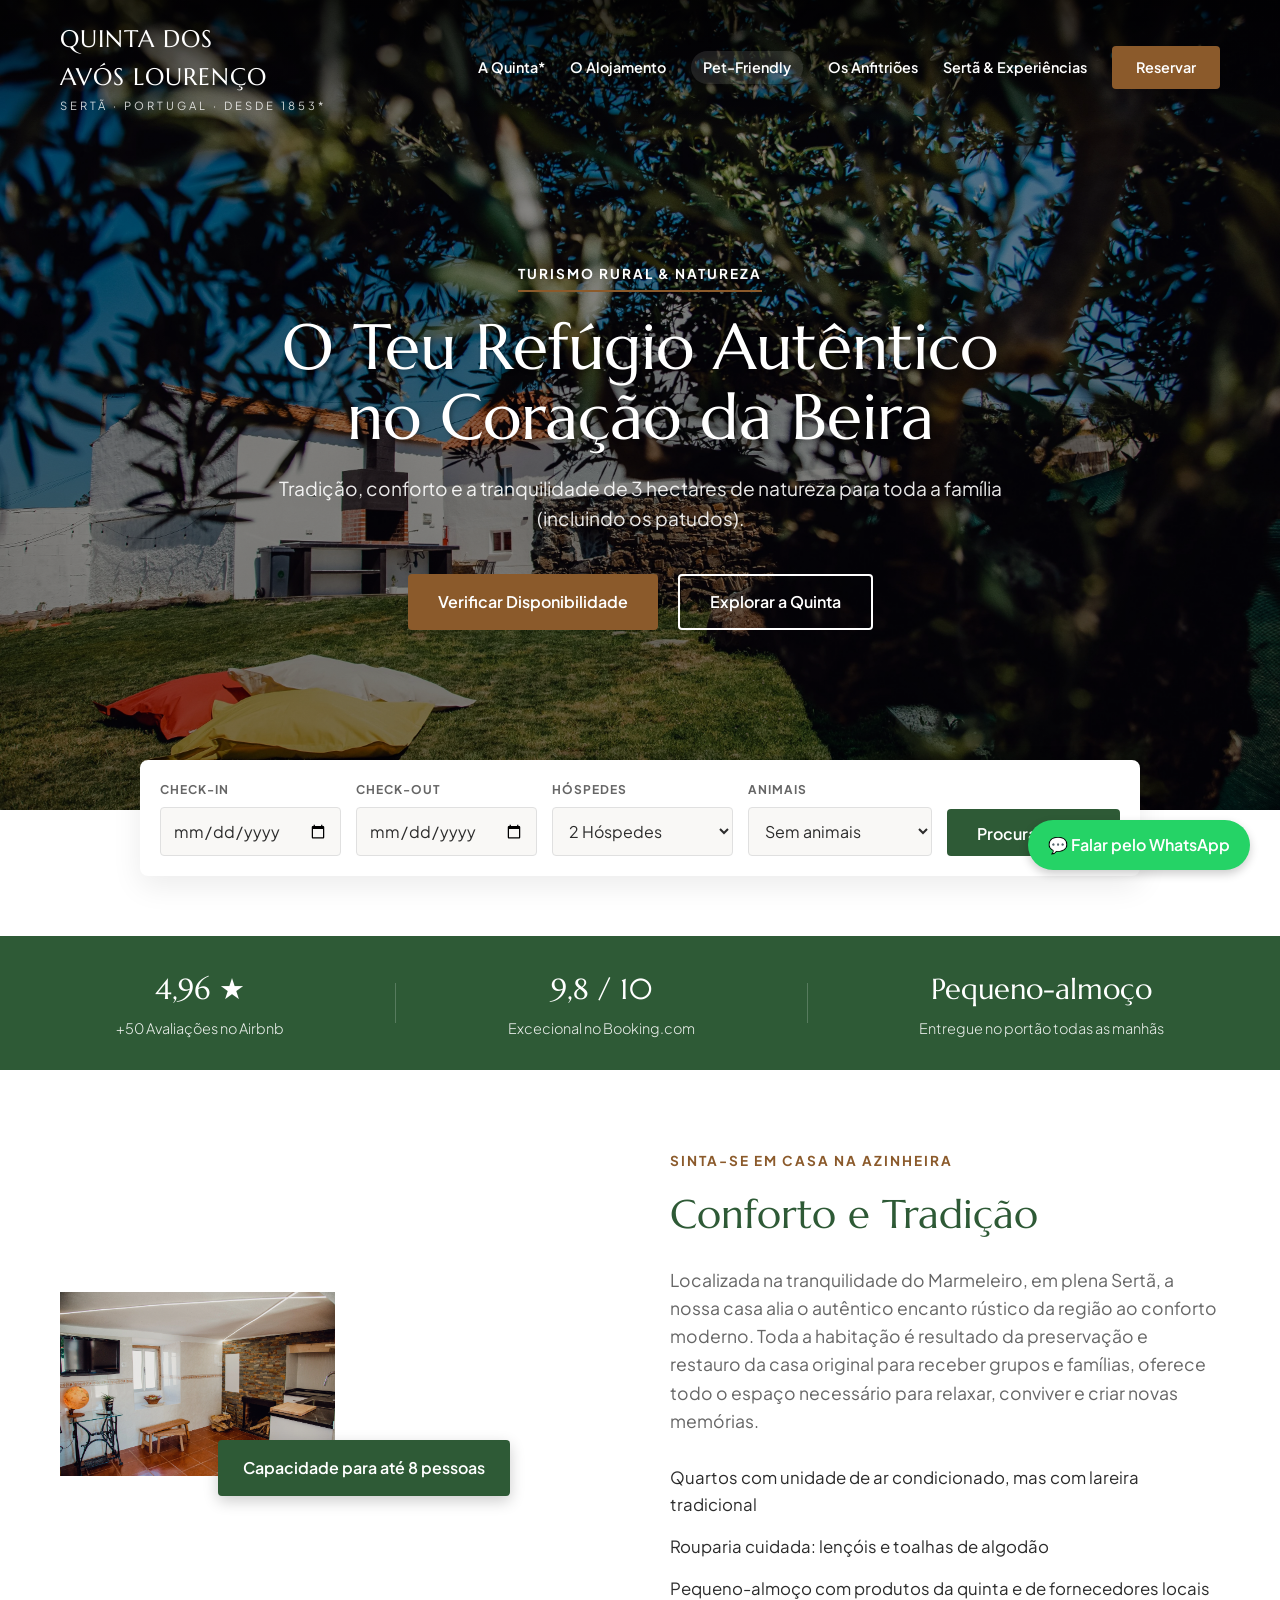
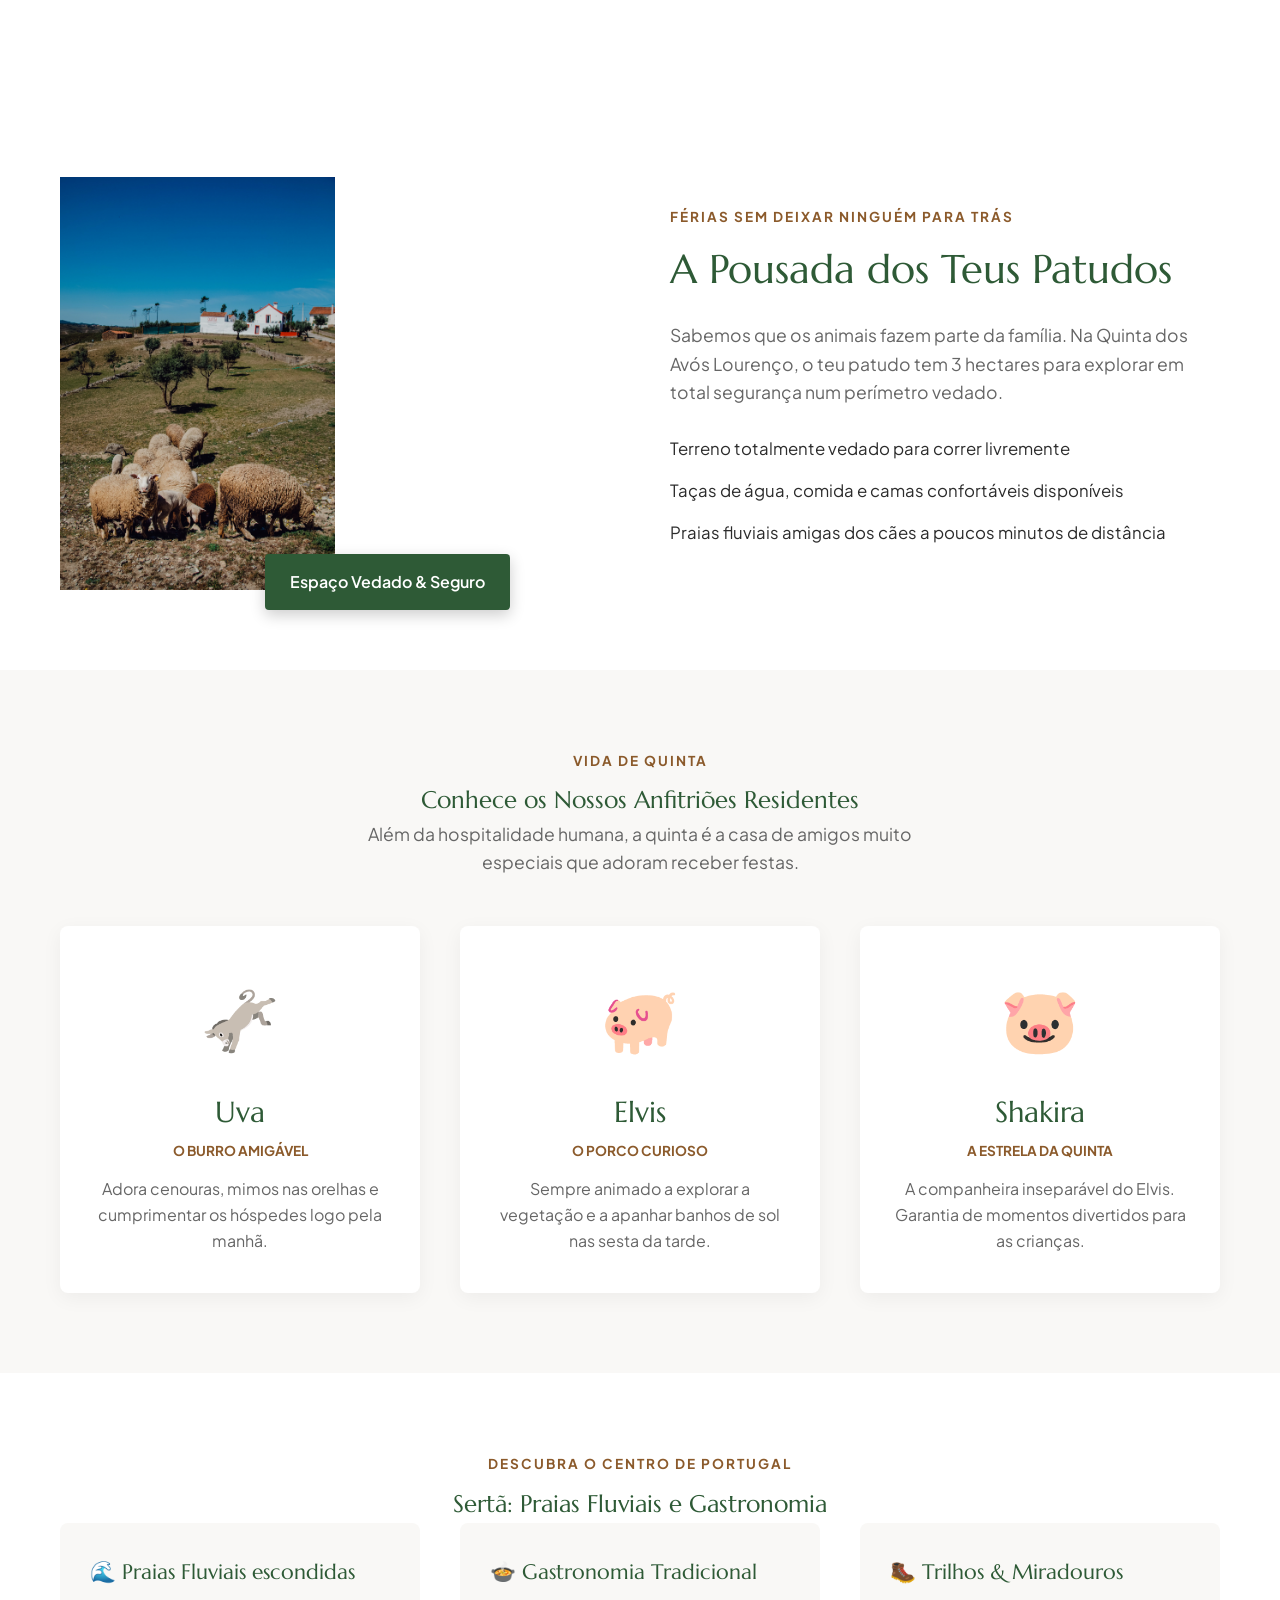
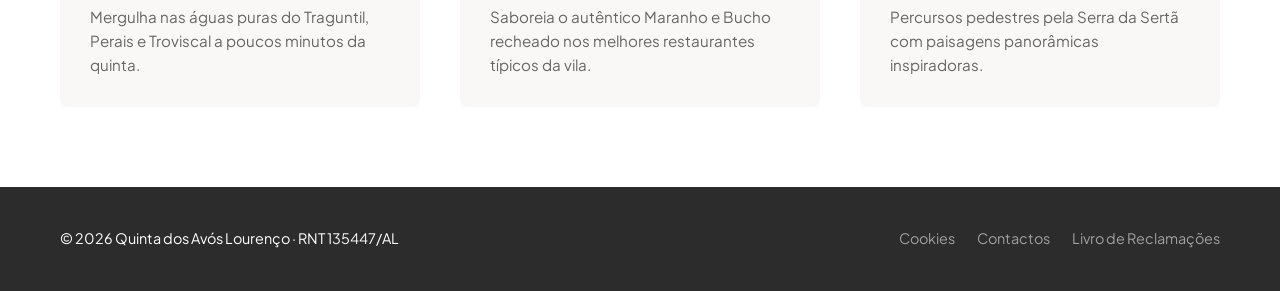
<file: index.html>
<!DOCTYPE html>
<html lang="pt">

<head>
  <meta charset="UTF-8">
  <meta name="viewport" content="width=device-width, initial-scale=1.0">
  <title>Quinta dos Avós Lourenço · Alojamento Rural na Sertã</title>
  <link rel="stylesheet" href="css/style.css">
  <!-- Google Fonts para Tipografia Elegante -->
  <link rel="preconnect" href="https://fonts.googleapis.com">
  <link rel="preconnect" href="https://fonts.gstatic.com" crossorigin>
  <link
    href="https://fonts.googleapis.com/css2?family=Marcellus&family=Plus+Jakarta+Sans:wght@300;400;600;700&display=swap"
    rel="stylesheet">
  <link rel="icon" href="favicon.ico" type="image/x-icon">
</head>

<body>

  <!-- Header / Navegação -->
  <header class="navbar">
    <div class="container nav-container">
      <a href="#" class="brand-logo">
        <span class="brand-title">QUINTA DOS <br> AVÓS LOURENÇO</span>
        <span class="brand-sub">SERTÃ · PORTUGAL · DESDE 1853*</span>
      </a>
      <nav class="nav-menu">
        <a href="Quinta/Quinta.html">A Quinta*</a>
        <a href="#alojamento">O Alojamento</a>
        <a href="#pet-friendly" class="badge-link">Pet-Friendly</a>
        <a href="#animais">Os Anfitriões</a>
        <a href="#experiencias">Sertã & Experiências</a>
        <a href="#reservar" class="btn-primary">Reservar</a>
      </nav>
    </div>
  </header>

  <!-- Hero Section com Vídeo / Imagem de Fundo -->
  <section class="hero"
    style="background-image: linear-gradient(rgba(0,0,0,0.35), rgba(0,0,0,0.45)), url('images/galeria1.webp');">
    <div class="hero-content">
      <span class="hero-tag">Turismo Rural & Natureza</span>
      <h1>O Teu Refúgio Autêntico no Coração da Beira</h1>
      <p>Tradição, conforto e a tranquilidade de 3 hectares de natureza para toda a família (incluindo os patudos).</p>
      <div class="hero-buttons">
        <a href="#booking-bar" class="btn-gold">Verificar Disponibilidade</a>
        <a href="#quinta" class="btn-outline">Explorar a Quinta</a>
      </div>
    </div>
  </section>

  <!-- Sticky Booking Bar (Barra de Reserva Direta) -->
  <div id="booking-bar" class="booking-bar">
    <form class="booking-form" onsubmit="event.preventDefault(); alert('A redirecionar para o motor de reservas...');">
      <div class="form-group">
        <label for="checkin">CHECK-IN</label>
        <input type="date" id="checkin" required>
      </div>
      <div class="form-group">
        <label for="checkout">CHECK-OUT</label>
        <input type="date" id="checkout" required>
      </div>
      <div class="form-group">
        <label for="guests">HÓSPEDES</label>
        <select id="guests">
          <option value="2">2 Hóspedes</option>
          <option value="3">3 Hóspedes</option>
          <option value="4">4 Hóspedes</option>
          <option value="5+">5+ Hóspedes</option>
        </select>
      </div>
      <div class="form-group">
        <label for="pets">ANIMAIS</label>
        <select id="pets">
          <option value="0">Sem animais</option>
          <option value="1">1 patudo</option>
          <option value="2+">2 ou mais patudos</option>
        </select>
      </div>
      <button type="submit" class="btn-search">Procurar Datas</button>
    </form>
  </div>

  <!-- Prova Social & Avaliações -->
  <section class="ratings-strip">
    <div class="container ratings-container">
      <div class="rating-item">
        <span class="rating-score">4,96 ★</span>
        <span class="rating-label">+50 Avaliações no Airbnb</span>
      </div>
      <div class="rating-divider"></div>
      <div class="rating-item">
        <span class="rating-score">9,8 / 10</span>
        <span class="rating-label">Excecional no Booking.com</span>
      </div>
      <div class="rating-divider"></div>
      <div class="rating-item">
        <span class="rating-score">Pequeno-almoço</span>
        <span class="rating-label">Entregue no portão todas as manhãs</span>
      </div>
    </div>
  </section>

  <!-- Secção Tradição e conforto -->
  <section id="conforto-tradicao" class="section-padding pet-section">
    <div class="container grid-2">
      <div class="pet-image">
        <img src="images/galeria13.webp" alt="Interior tradicional e confortável da Quinta dos Avós Lourenço">
        <span class="pet-badge">Capacidade para até 8 pessoas</span>
      </div>
      <div class="pet-text">
        <span class="sub-title">SINTA-SE EM CASA NA AZINHEIRA</span>
        <h2>Conforto e Tradição</h2>
        <p>Localizada na tranquilidade do Marmeleiro, em plena Sertã, a nossa casa alia o
          autêntico encanto rústico da região ao conforto moderno.
          Toda a habitação é resultado da preservação e restauro da casa original
          para receber grupos e famílias, oferece todo o espaço
          necessário para relaxar, conviver e criar novas memórias.
        </p>
        <ul class="pet-features">
          <li>Quartos com unidade de ar condicionado, mas com lareira tradicional</li>
          <li>Rouparia cuidada: lençóis e toalhas de algodão </li>
          <li>Pequeno-almoço com produtos da quinta e de fornecedores locais</li>
        </ul>
      </div>
    </div>
  </section>

  <!-- Secção A Pousada dos Patudos -->
  <section id="pet-friendly" class="section-padding pet-section">
    <div class="container grid-2">
      <div class="pet-image">
        <img src="images/galeria2.webp" alt="Espaço exterior Pet-Friendly na Quinta dos Avós Lourenço">
        <span class="pet-badge">Espaço Vedado & Seguro</span>
      </div>
      <div class="pet-text">
        <span class="sub-title">FÉRIAS SEM DEIXAR NINGUÉM PARA TRÁS</span>
        <h2>A Pousada dos Teus Patudos</h2>
        <p>Sabemos que os animais fazem parte da família. Na Quinta dos Avós Lourenço, o teu patudo tem 3 hectares
          para explorar em total segurança num perímetro vedado.</p>
        <ul class="pet-features">
          <li>Terreno totalmente vedado para correr livremente</li>
          <li>Taças de água, comida e camas confortáveis disponíveis</li>
          <li>Praias fluviais amigas dos cães a poucos minutos de distância</li>
        </ul>
      </div>
    </div>
  </section>

  <!-- Secção Storytelling: Anfitriões de 4 Patas -->
  <section id="animais" class="section-padding bg-light">
    <div class="container text-center">
      <span class="sub-title">VIDA DE QUINTA</span>
      <h2>Conhece os Nossos Anfitriões Residentes</h2>
      <p class="section-desc">Além da hospitalidade humana, a quinta é a casa de amigos muito especiais que adoram
        receber festas.</p>

      <div class="grid-3 card-grid">
        <div class="animal-card">
          <div class="animal-avatar">🫏</div>
          <h3>Uva</h3>
          <p class="animal-role">O Burro Amigável</p>
          <p>Adora cenouras, mimos nas orelhas e cumprimentar os hóspedes logo pela manhã.</p>
        </div>
        <div class="animal-card">
          <div class="animal-avatar">🐖</div>
          <h3>Elvis</h3>
          <p class="animal-role">O Porco Curioso</p>
          <p>Sempre animado a explorar a vegetação e a apanhar banhos de sol nas sesta da tarde.</p>
        </div>
        <div class="animal-card">
          <div class="animal-avatar">🐷</div>
          <h3>Shakira</h3>
          <p class="animal-role">A Estrela da Quinta</p>
          <p>A companheira inseparável do Elvis. Garantia de momentos divertidos para as crianças.</p>
        </div>
      </div>
    </div>
  </section>

  <!-- Guia Local da Sertã -->
  <section id="experiencias" class="section-padding">
    <div class="container">
      <div class="section-header text-center">
        <span class="sub-title">DESCUBRA O CENTRO DE PORTUGAL</span>
        <h2>Sertã: Praias Fluviais e Gastronomia</h2>
      </div>
      <div class="grid-3 guide-grid">
        <div class="guide-card">
          <h3>🌊 Praias Fluviais escondidas</h3>
          <p>Mergulha nas águas puras do Traguntil, Perais e Troviscal a poucos minutos da quinta.</p>
        </div>
        <div class="guide-card">
          <h3>🍲 Gastronomia Tradicional</h3>
          <p>Saboreia o autêntico Maranho e Bucho recheado nos melhores restaurantes típicos da vila.</p>
        </div>
        <div class="guide-card">
          <h3>🥾 Trilhos & Miradouros</h3>
          <p>Percursos pedestres pela Serra da Sertã com paisagens panorâmicas inspiradoras.</p>
        </div>
      </div>
    </div>
  </section>

  <!-- Widget Flutuante WhatsApp -->
  <!-- TODO: substituir 351000000000 pelo número de telefone real -->
  <a href="https://wa.me/351000000000" class="whatsapp-btn" target="_blank" rel="noopener">
    💬 Falar pelo WhatsApp
  </a>

  <!-- Footer -->
  <footer class="footer">
    <div class="container footer-container">
      <p>© 2026 Quinta dos Avós Lourenço · RNT 135447/AL</p>
      <div class="footer-links">
        <a href="cookies/index.html">Cookies</a>
        <a href="contactos/index.html">Contactos</a>
        <a href="https://www.livroreclamacoes.pt" target="_blank">Livro de Reclamações</a>
      </div>
    </div>
  </footer>

</body>

</html>
</file>
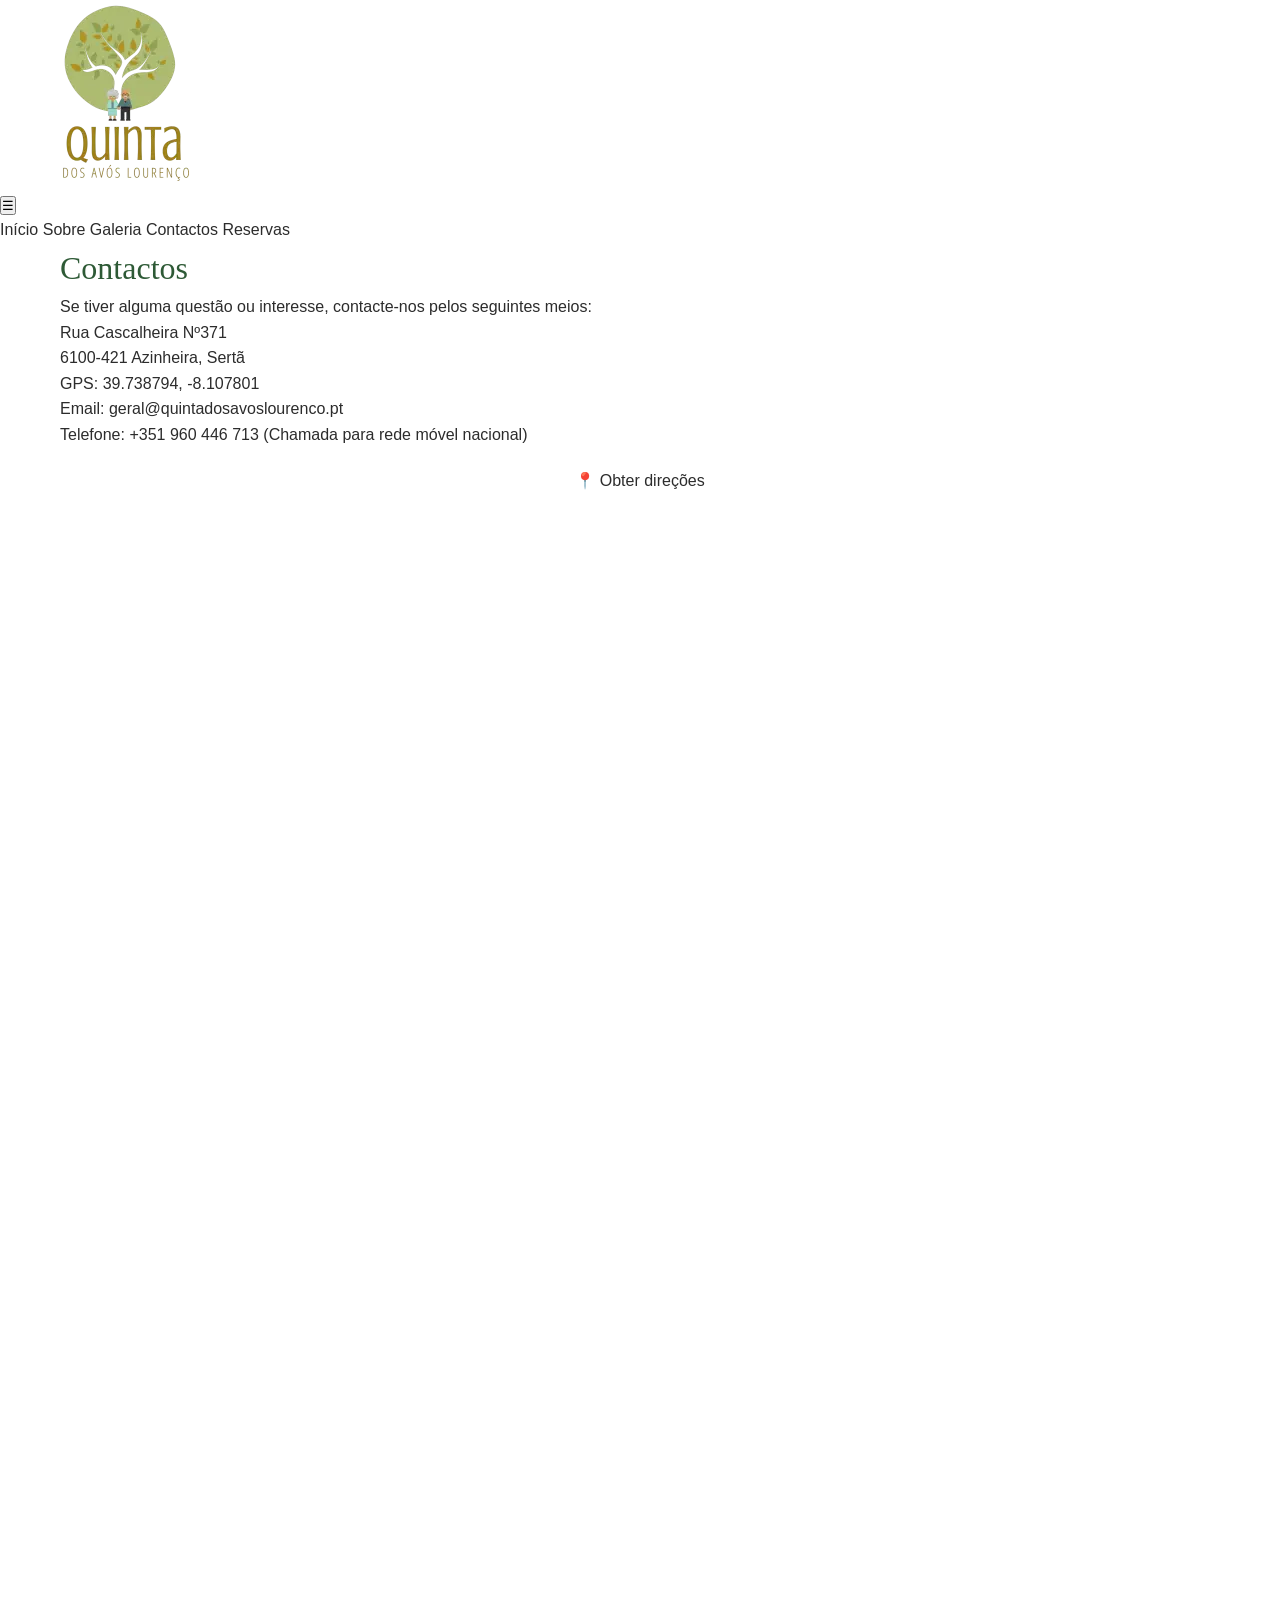
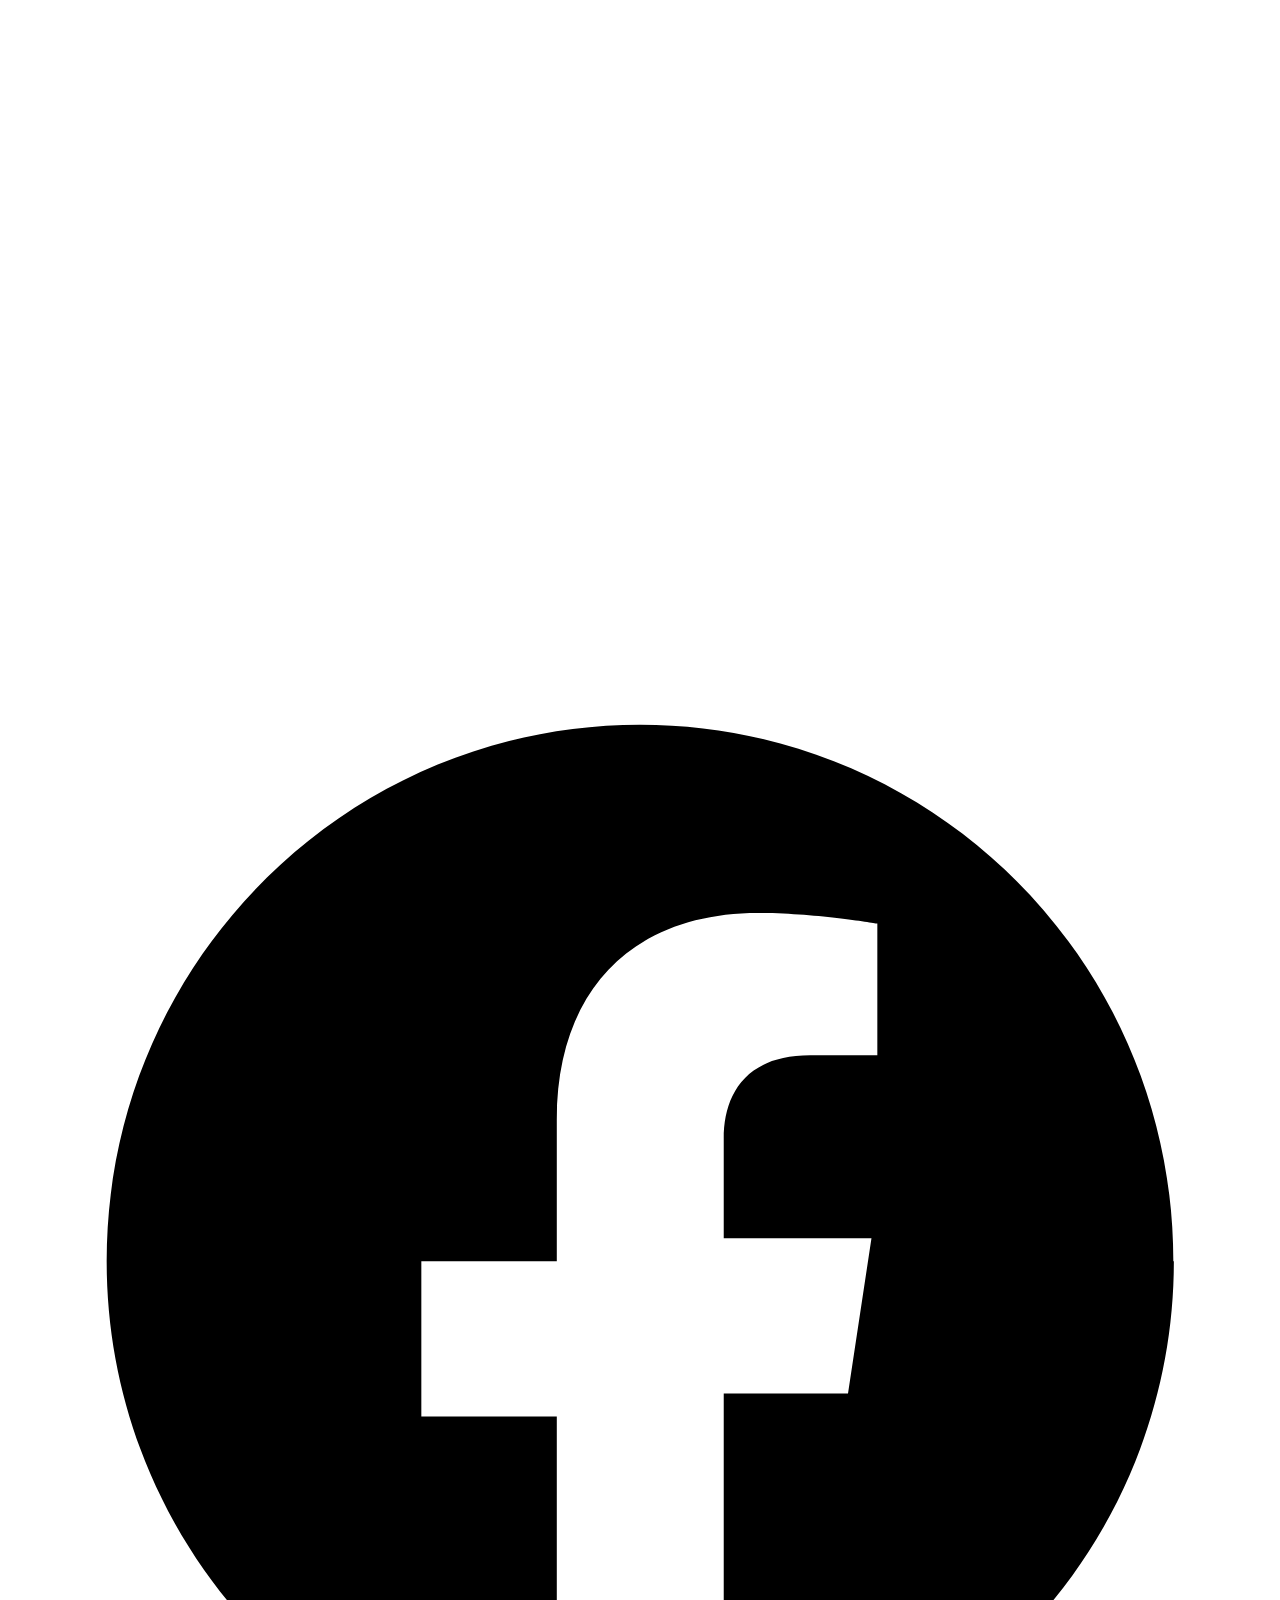
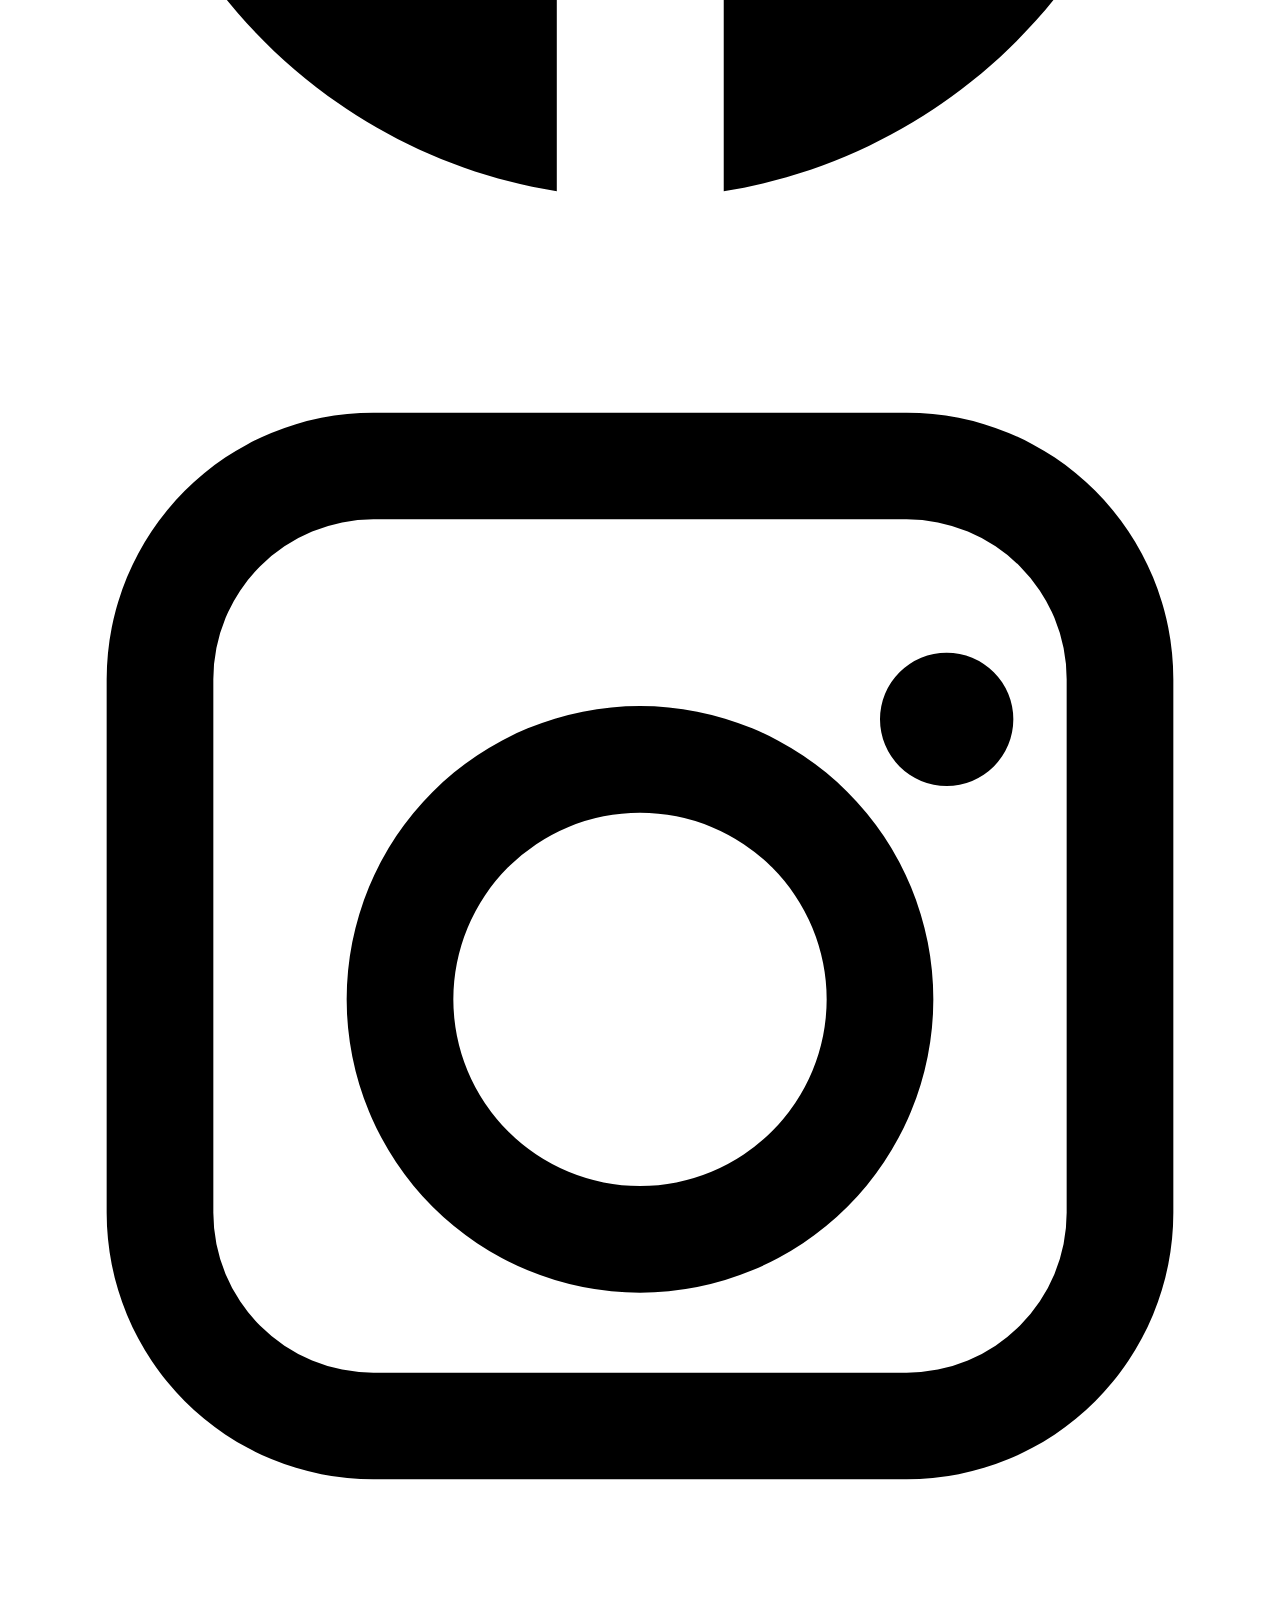
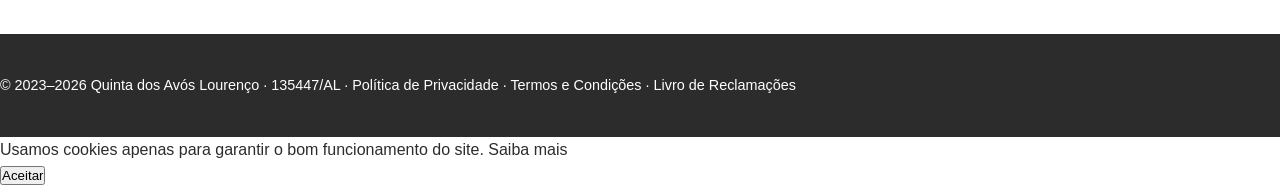
<file: contactos/index.html>
<!doctype html>
<html lang="pt">
<head>
  <meta charset="utf-8">
  <meta name="viewport" content="width=device-width, initial-scale=1">
  <title>Contactos · Quinta dos Avós Lourenço</title>
  <meta name="description" content="Contacte a Quinta dos Avós Lourenço para informações e reservas.">

   <!-- Google tag (gtag.js) -->
<script async src="https://www.googletagmanager.com/gtag/js?id=G-JS7FTWGPQX"></script>
<script>
  window.dataLayer = window.dataLayer || [];
  function gtag(){dataLayer.push(arguments);}
  gtag('js', new Date());

  gtag('config', 'G-JS7FTWGPQX');
</script>
  
 <!-- ✅ Ícone da aba do navegador -->
  <!-- Favicons -->
<link rel="icon" href="../favicon.ico" type="image/x-icon">
<link rel="icon" type="image/png" sizes="32x32" href="../favicon-32x32.png">
<link rel="icon" type="image/png" sizes="16x16" href="../favicon-16x16.png">
<link rel="apple-touch-icon" sizes="180x180" href="../apple-touch-icon.png">
  
  <!-- ✅ Políticas de segurança -->
  <meta http-equiv="Content-Security-Policy" content="
    default-src 'self';
    script-src 'self';
    style-src  'self' 'unsafe-inline';
    img-src    'self' data:;
    font-src   'self' data:;
    connect-src 'self';
    base-uri   'self';
    form-action 'self';
    frame-src  'self' https://www.google.com https://maps.google.com;
    upgrade-insecure-requests;
  ">
  <meta name="referrer" content="strict-origin-when-cross-origin">

  <!-- ✅ Caminho absoluto -->
  <link rel="stylesheet" href="../css/style.css">
</head>

<body>
  <!-- Cabeçalho -->
  <header class="topbar">
    <div class="brand">
      <a href="../index.html"><img src="../images/logo.webp" alt="Quinta dos Avós Lourenço" class="logo"></a>
    </div>
    <button class="menu-toggle" aria-expanded="false" aria-label="Abrir menu">☰</button>
    <nav class="menu" aria-label="Navegação principal">
      <a href="../index.html">Início</a>
      <a href="../sobre/index.html">Sobre</a>
      <a href="../galeria/index.html">Galeria</a>
      <a href="index.html" class="active">Contactos</a>
      <a href="../reservas/index.html">Reservas</a>
    </nav>
  </header>

  <!-- Conteúdo -->
  <main class="section contactos">
    <div class="container">
      <h1>Contactos</h1>
      <p>Se tiver alguma questão ou interesse, contacte-nos pelos seguintes meios:</p>

      <p>
        Rua Cascalheira Nº371<br>
        6100-421 Azinheira, Sertã<br>
        GPS:
        <a href="https://maps.app.goo.gl/9ZXXdmu7sS2fHf8T7" target="_blank" rel="noopener noreferrer">
          39.738794, -8.107801
        </a><br>
        Email:
        <a href="mailto:geral@quintadosavoslourenco.pt">geral@quintadosavoslourenco.pt</a><br>
        Telefone:
        <a href="tel:+351960446713">+351 960 446 713</a>
        <span class="note">(Chamada para rede móvel nacional)</span>
      </p>

      <p style="margin-top:20px; display:flex; flex-wrap:wrap; gap:10px; justify-content:center;">
        <a class="btn primary"
           href="https://www.google.com/maps/dir/?api=1&destination=39.7387811,-8.107531&travelmode=driving"
           target="_blank" rel="noopener noreferrer">📍 Obter direções</a>
      </p>

      <div style="margin-top:30px; max-width:900px; margin-inline:auto;">
        <iframe
          title="Mapa — Quinta dos Avós Lourenço"
          src="https://www.google.com/maps/embed?pb=!1m18!1m12!1m3!1d29912.05533819686!2d-8.107531!3d39.7387811!2m3!1f0!2f0!3f0!3m2!1i1024!2i768!4f13.1!3m3!1m2!1s0xd1869278e539d21%3A0xac183f67c1c902d0!2sQuinta%20Dos%20Av%C3%B3s%20Louren%C3%A7o!5e0!3m2!1spt-PT!2spt!4v1696862400000!5m2!1spt-PT!2spt"
          loading="lazy" allowfullscreen referrerpolicy="no-referrer-when-downgrade"
          style="border:0; border-radius:10px; width:100%; height:400px;"></iframe>
      </div>
    </div>
  </main>

  <!-- WhatsApp flutuante -->
  <a href="https://wa.me/351960446713?text=Ol%C3%A1!%20Gostaria%20de%20saber%20mais%20sobre%20a%20Quinta%20dos%20Av%C3%B3s%20Louren%C3%A7o."
     class="whatsapp-float" target="_blank" rel="noopener noreferrer"
     aria-label="Enviar mensagem no WhatsApp" title="Enviar mensagem no WhatsApp">
    <img src="../images/whatsapp-icon.svg" alt="WhatsApp">
  </a>

  <!-- Rodapé -->
  <footer class="footer">
    <p>
      © 2023–2026 Quinta dos Avós Lourenço · 135447/AL ·
      <a href="../politica-privacidade/index.html">Política de Privacidade</a> ·
      <a href="../termos-e-condicoes/index.html">Termos e Condições</a> ·
      <a href="https://www.livroreclamacoes.pt/Inicio/" target="_blank" rel="noopener noreferrer">
        Livro de Reclamações
      </a>
    </p>
  </footer>

  <!-- ✅ Banner de cookies -->
  <div id="cookie-consent" class="cookie-banner" role="dialog" aria-live="polite" hidden>
    <div class="cookie-inner">
      <p class="cookie-text">
        Usamos cookies apenas para garantir o bom funcionamento do site.
        <a href="../cookies/index.html">Saiba mais</a>
      </p>
      <button id="cookie-accept" type="button" class="btn-accept">Aceitar</button>
    </div>
  </div>

  <!-- Scripts -->
  <script defer src="../js/cookies.js"></script>
  <script defer src="../js/app.js"></script>
</body>
</html>
</file>
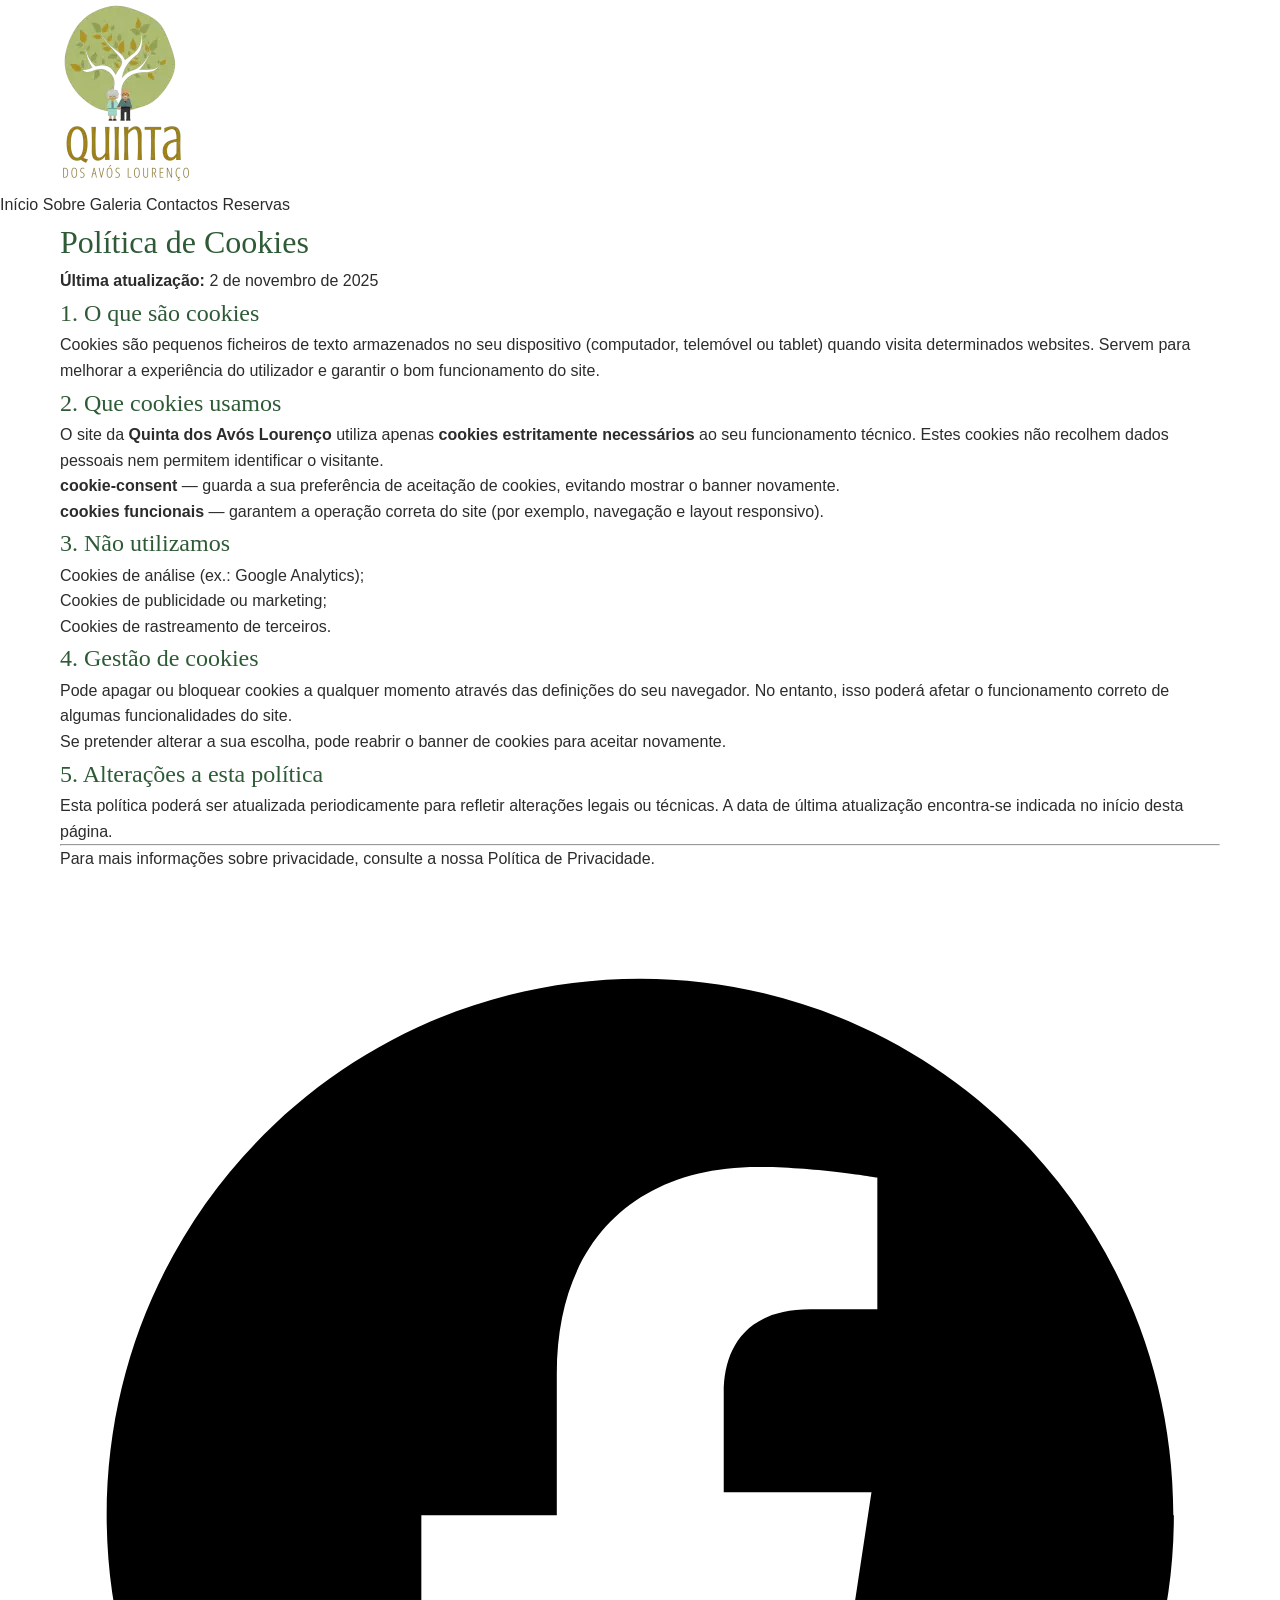
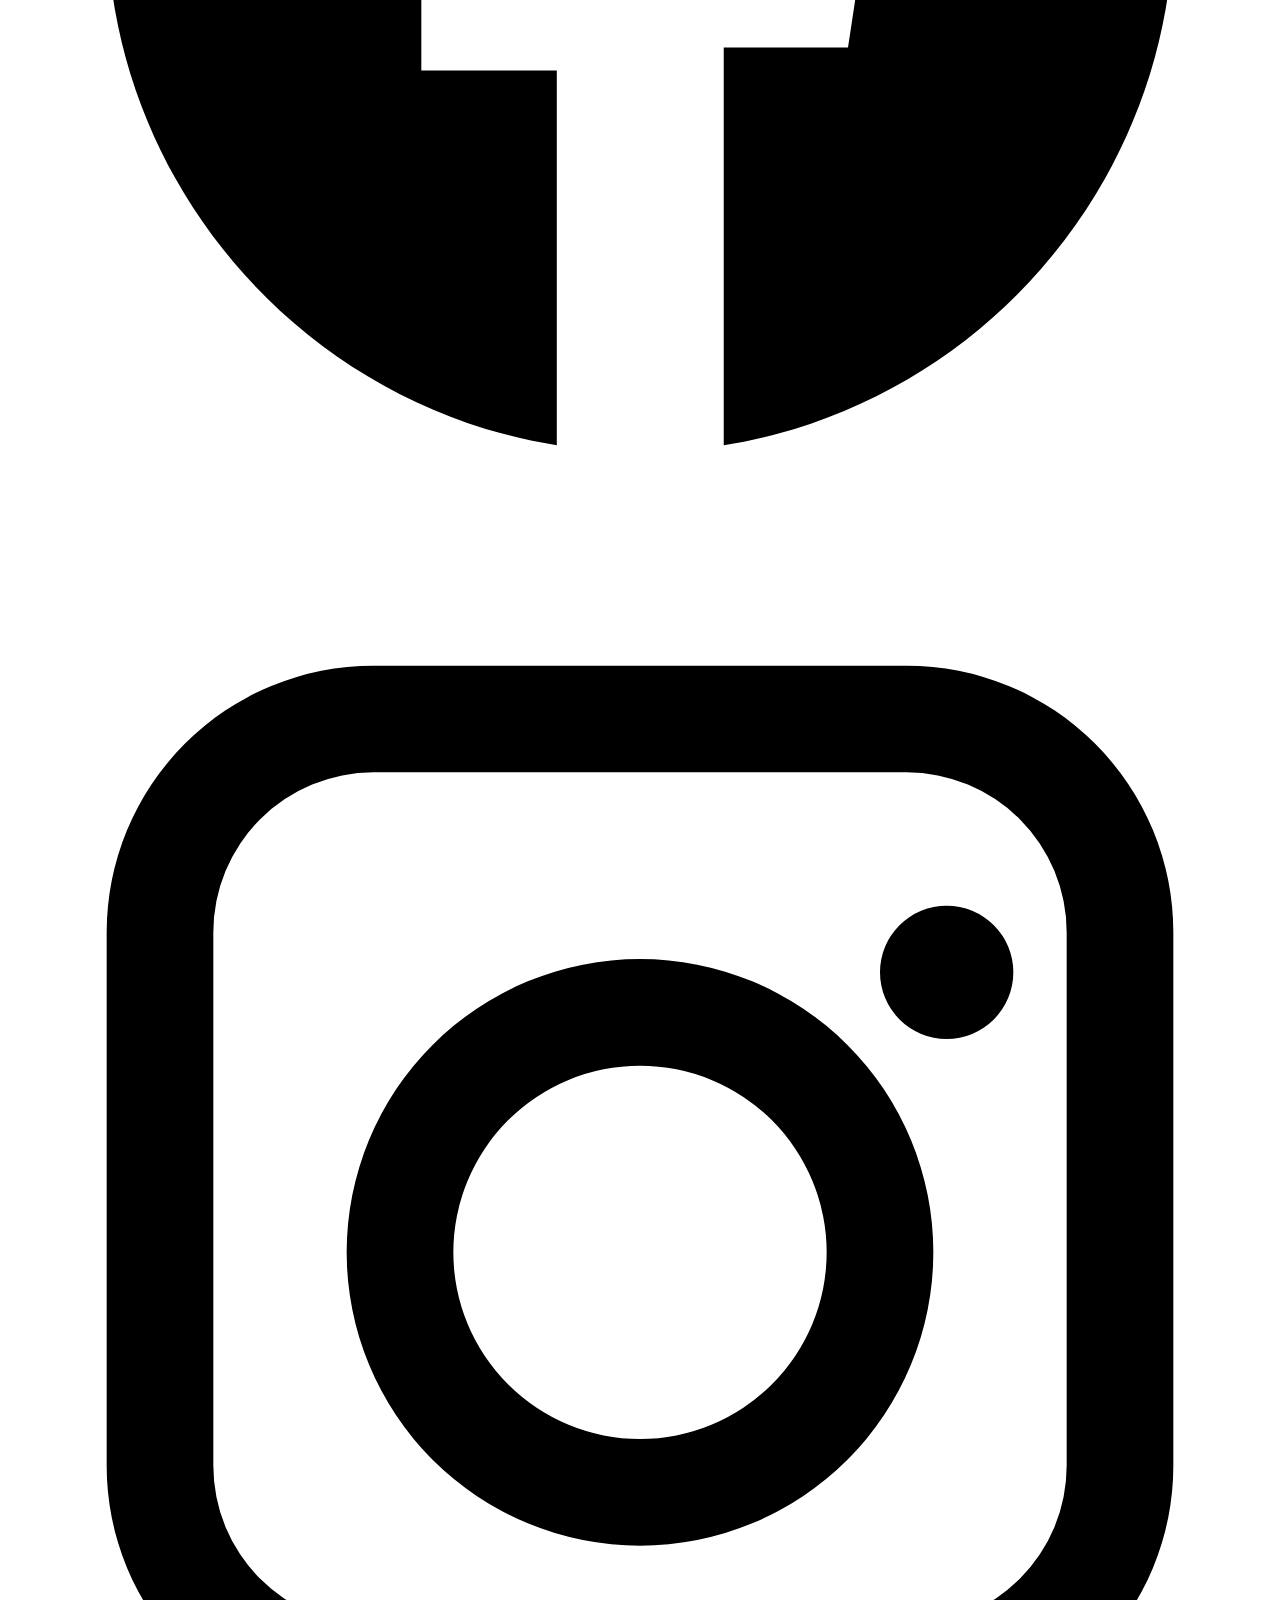
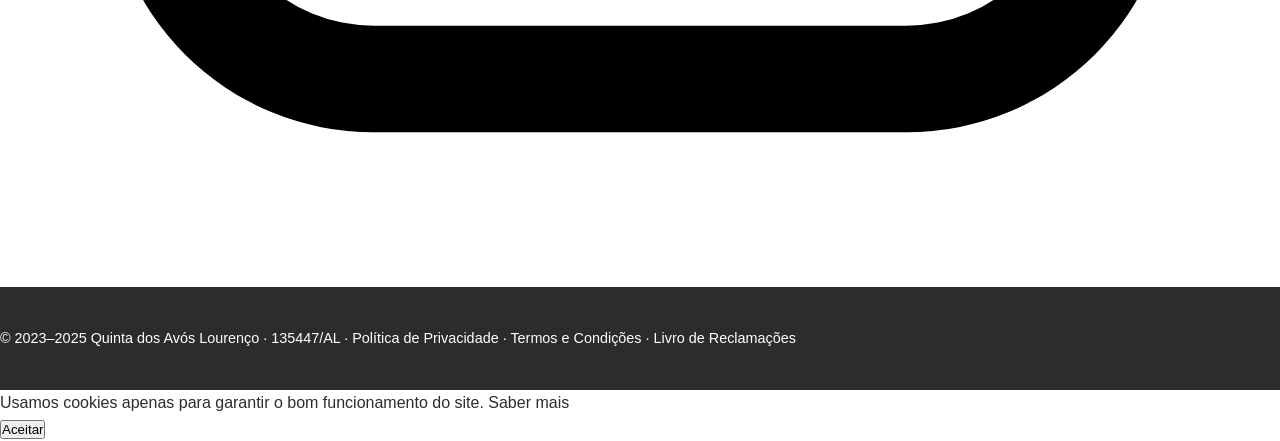
<file: cookies/index.html>
<!doctype html>
<html lang="pt">
<head>
  <meta charset="utf-8">
  <meta name="viewport" content="width=device-width, initial-scale=1">
  <title>Política de Cookies · Quinta dos Avós Lourenço</title>
  <meta name="description" content="Política de Cookies da Quinta dos Avós Lourenço. Saiba como usamos cookies para garantir o bom funcionamento do site.">

    <!-- 👇 Não indexar no motor de busca -->
  <meta name="robots" content="noindex, nofollow">
  
  <!-- ✅ CSP alinhada com o site -->
  <meta http-equiv="Content-Security-Policy"
        content="
          default-src 'self';
          script-src 'self';
          style-src  'self' 'unsafe-inline';
          img-src    'self' data:;
          font-src   'self' data:;
          connect-src 'self';
          base-uri   'self';
          form-action 'self';
          upgrade-insecure-requests;
        ">
  <meta name="referrer" content="strict-origin-when-cross-origin">

  <!-- ✅ Caminho absoluto -->
  <link rel="stylesheet" href="../css/style.css">
</head>
<body>
  <header class="topbar">
    <div class="brand">
      <a href="../index.html">
        <img src="../images/logo.webp" alt="Quinta dos Avós Lourenço" class="logo">
      </a>
    </div>
    <nav class="menu" aria-label="Navegação principal">
      <a href="../index.html">Início</a>
      <a href="../sobre/index.html">Sobre</a>
      <a href="../galeria/index.html">Galeria</a>
      <a href="../contactos/index.html">Contactos</a>
      <a href="../reservas/index.html">Reservas</a>
    </nav>
  </header>

  <main class="container section">
    <h1>Política de Cookies</h1>
    <p><strong>Última atualização:</strong> 2 de novembro de 2025</p>

    <h2>1. O que são cookies</h2>
    <p>
      Cookies são pequenos ficheiros de texto armazenados no seu dispositivo (computador, telemóvel ou tablet)
      quando visita determinados websites. Servem para melhorar a experiência do utilizador e garantir o bom funcionamento do site.
    </p>

    <h2>2. Que cookies usamos</h2>
    <p>
      O site da <strong>Quinta dos Avós Lourenço</strong> utiliza apenas <strong>cookies estritamente necessários</strong>
      ao seu funcionamento técnico. Estes cookies não recolhem dados pessoais nem permitem identificar o visitante.
    </p>

    <ul>
      <li><strong>cookie-consent</strong> — guarda a sua preferência de aceitação de cookies, evitando mostrar o banner novamente.</li>
      <li><strong>cookies funcionais</strong> — garantem a operação correta do site (por exemplo, navegação e layout responsivo).</li>
    </ul>

    <h2>3. Não utilizamos</h2>
    <ul>
      <li>Cookies de análise (ex.: Google Analytics);</li>
      <li>Cookies de publicidade ou marketing;</li>
      <li>Cookies de rastreamento de terceiros.</li>
    </ul>

    <h2>4. Gestão de cookies</h2>
    <p>
      Pode apagar ou bloquear cookies a qualquer momento através das definições do seu navegador.
      No entanto, isso poderá afetar o funcionamento correto de algumas funcionalidades do site.
    </p>

    <p>
      Se pretender alterar a sua escolha, pode <a href="index.html#" onclick="window.qdalConsent.reset(); return false;">reabrir o banner de cookies</a>
      para aceitar novamente.
    </p>

    <h2>5. Alterações a esta política</h2>
    <p>
      Esta política poderá ser atualizada periodicamente para refletir alterações legais ou técnicas.
      A data de última atualização encontra-se indicada no início desta página.
    </p>

    <hr>
    <p>Para mais informações sobre privacidade, consulte a nossa <a href="../politica-privacidade/index.html">Política de Privacidade</a>.</p>
  </main>

  <footer class="footer">
    <p>
      © 2023–2025 Quinta dos Avós Lourenço · 135447/AL ·
      <a href="../politica-privacidade/index.html">Política de Privacidade</a> ·
      <a href="../termos-e-condicoes/index.html">Termos e Condições</a> ·
      <a href="https://www.livroreclamacoes.pt/Inicio/" target="_blank" rel="noopener noreferrer">
        Livro de Reclamações
      </a>
    </p>
  </footer>

  <!-- Banner de cookies -->
 <div id="cookie-consent" class="cookie-banner" role="dialog" aria-live="polite" hidden tabindex="-1" style="outline:none;">
  <div class="cookie-inner">
    <p class="cookie-text">
      Usamos cookies apenas para garantir o bom funcionamento do site.
      <a href="index.html" id="cookie-more">Saber mais</a>
    </p>
    <button id="cookie-accept" type="button" class="btn-accept">Aceitar</button>
  </div>
</div>
<script defer src="../js/cookies.js"></script>
  <script defer src="../js/app.js"></script>
</body>
</html>
</file>
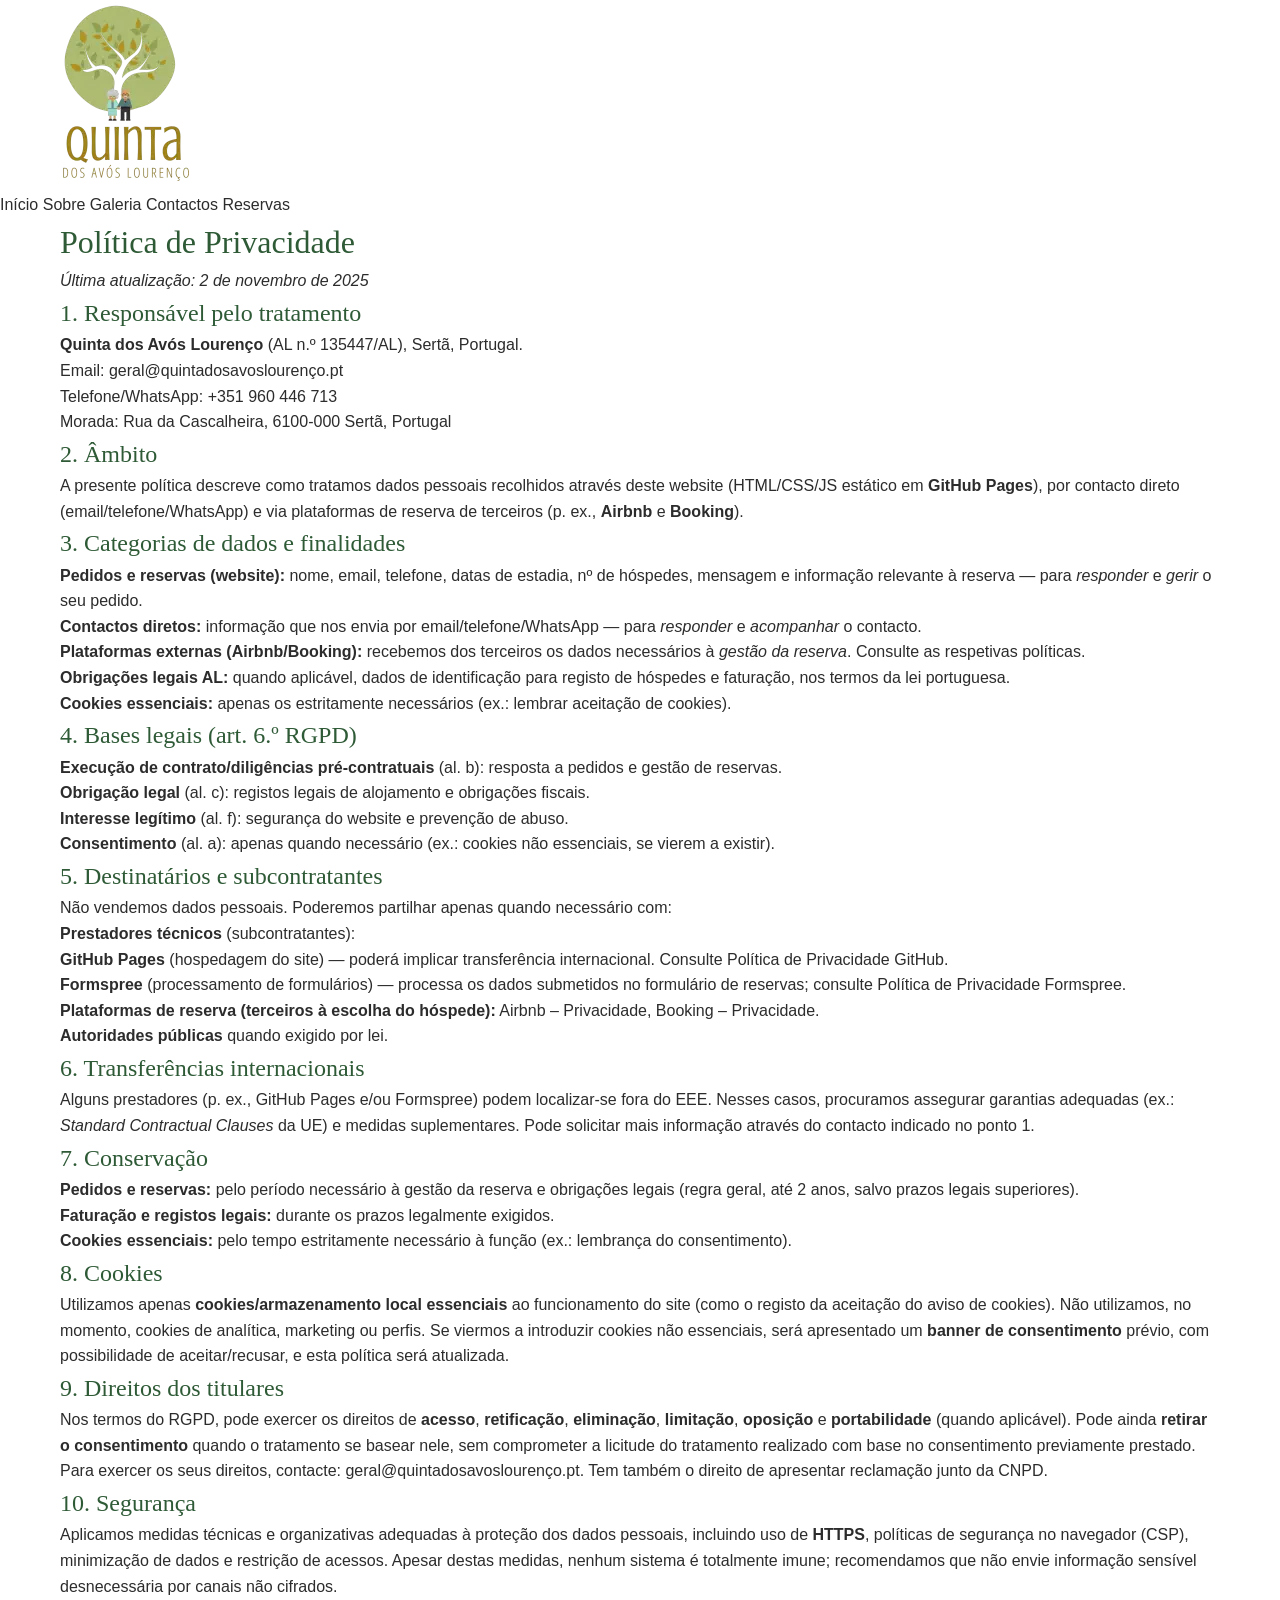
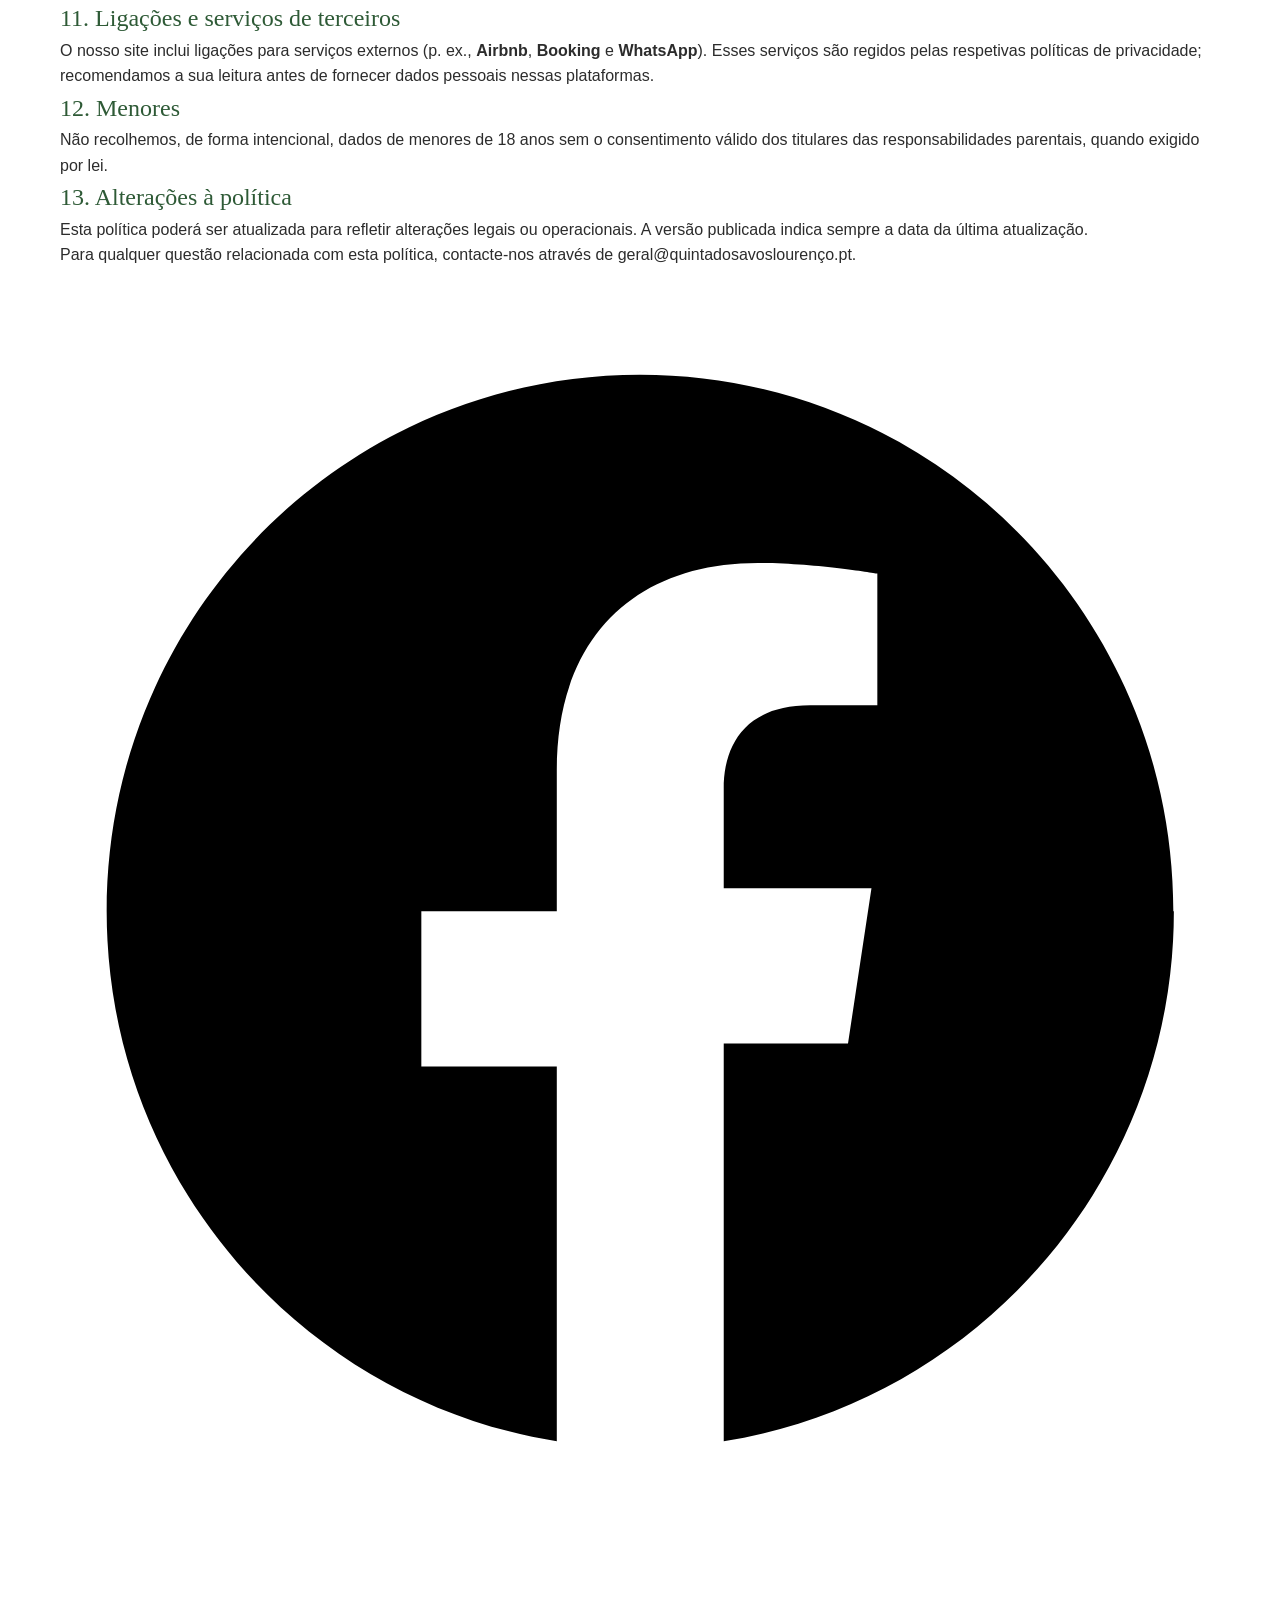
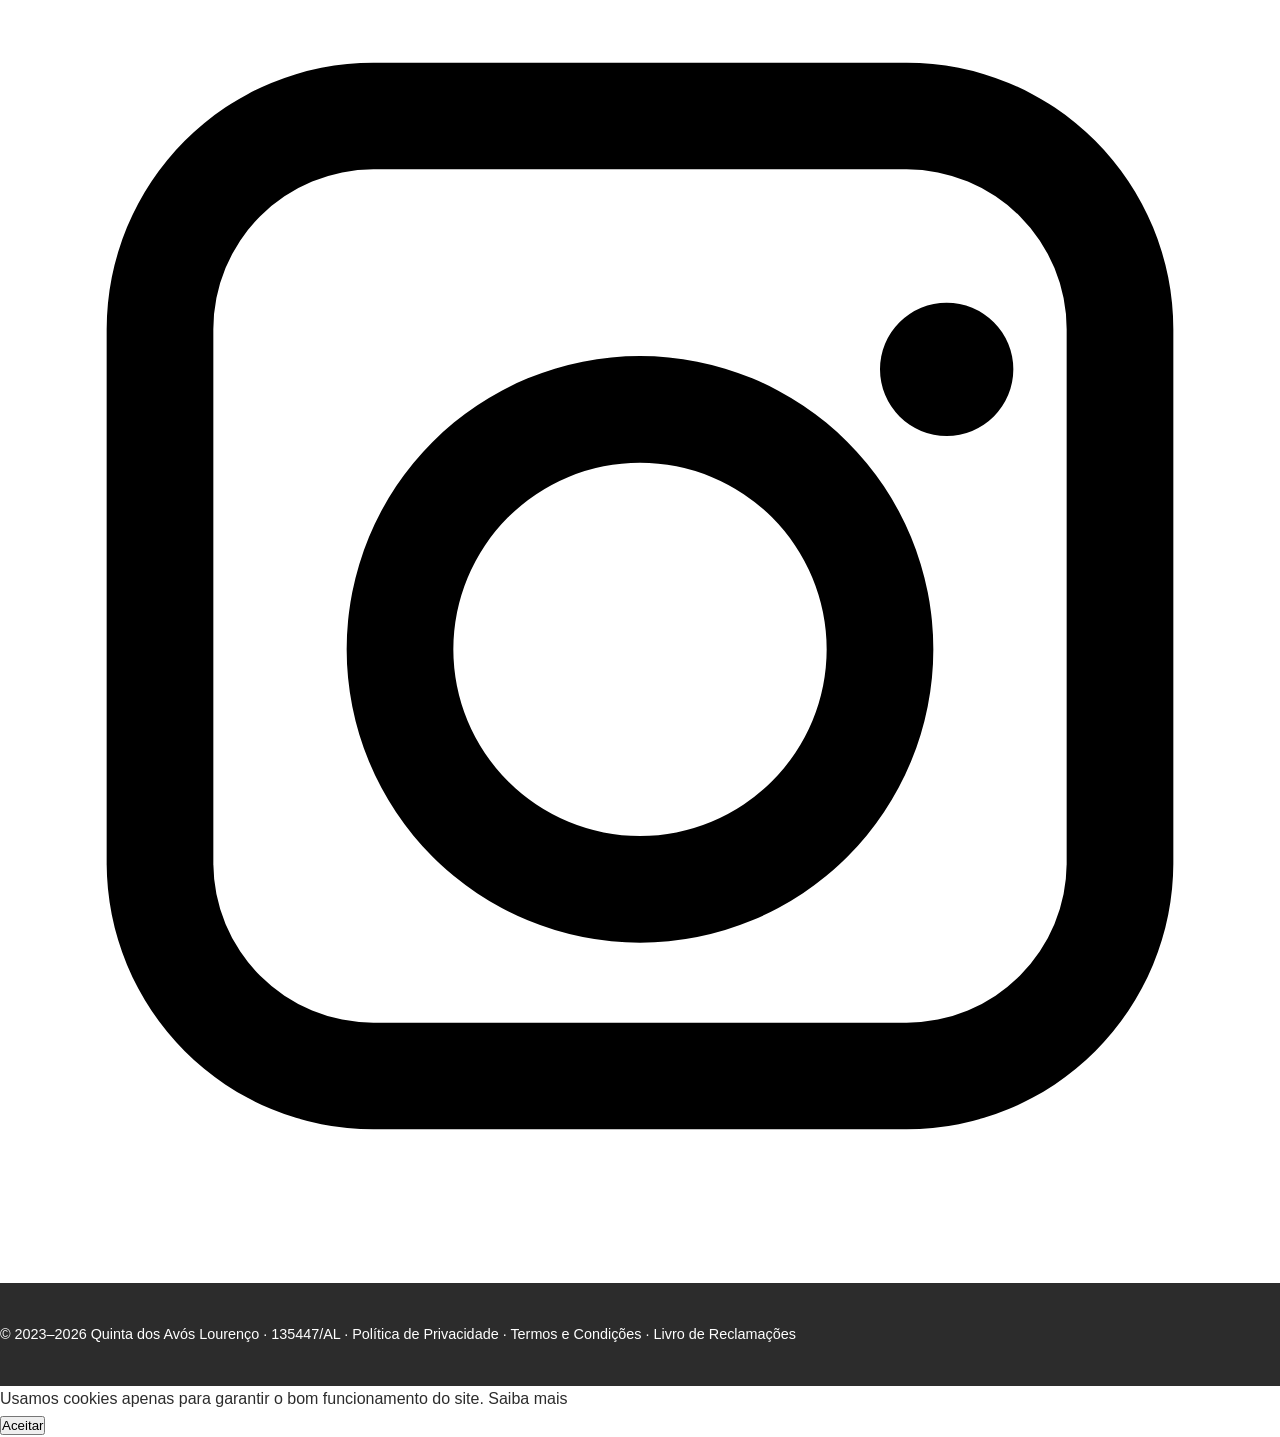
<file: politica-privacidade/index.html>
<!doctype html>
<html lang="pt">
<head>
  <meta charset="utf-8">
  <meta name="viewport" content="width=device-width, initial-scale=1">
  <title>Política de Privacidade · Quinta dos Avós Lourenço</title>
  <meta name="description" content="Política de Privacidade da Quinta dos Avós Lourenço (RGPD). Informação sobre tratamento de dados pessoais, cookies e direitos dos titulares.">

     <!-- 👇 Não indexar no motor de busca -->
  <meta name="robots" content="noindex, nofollow">
  
  <!-- ✅ CSP alinhada com o site -->
  <meta http-equiv="Content-Security-Policy"
        content="
          default-src 'self';
          script-src 'self';
          style-src  'self' 'unsafe-inline';
          img-src    'self' data:;
          font-src   'self' data:;
          connect-src 'self';
          base-uri   'self';
          form-action 'self';
          upgrade-insecure-requests;
        ">
  <meta name="referrer" content="strict-origin-when-cross-origin">

  <!-- ✅ Caminho absoluto para o CSS do site -->
  <link rel="stylesheet" href="../css/style.css">
</head>
<body>
  <!-- Cabeçalho / Navegação -->
  <header class="topbar">
    <div class="brand">
      <a href="../index.html">
        <img src="../images/logo.webp" alt="Quinta dos Avós Lourenço" class="logo">
      </a>
    </div>
    <nav class="menu" aria-label="Navegação principal">
      <a href="../index.html">Início</a>
      <a href="../sobre/index.html">Sobre</a>
      <a href="../galeria/index.html">Galeria</a>
      <a href="../contactos/index.html">Contactos</a>
      <a href="../reservas/index.html">Reservas</a>
    </nav>
  </header>

  <!-- Conteúdo principal -->
  <main class="container section">
    <h1>Política de Privacidade</h1>
    <p><em>Última atualização: 2 de novembro de 2025</em></p>

    <h2>1. Responsável pelo tratamento</h2>
    <p>
      <strong>Quinta dos Avós Lourenço</strong> (AL n.º 135447/AL), Sertã, Portugal.<br>
      Email: <a href="mailto:geral@quintadosavoslourenço.pt">geral@quintadosavoslourenço.pt</a><br>
      Telefone/WhatsApp: <a href="https://wa.me/351960446713" target="_blank" rel="noopener noreferrer">+351 960 446 713</a><br>
      Morada: Rua da Cascalheira, 6100-000 Sertã, Portugal
    </p>

    <h2>2. Âmbito</h2>
    <p>
      A presente política descreve como tratamos dados pessoais recolhidos através deste website
      (HTML/CSS/JS estático em <strong>GitHub Pages</strong>), por contacto direto (email/telefone/WhatsApp)
      e via plataformas de reserva de terceiros (p. ex., <strong>Airbnb</strong> e <strong>Booking</strong>).
    </p>

    <h2>3. Categorias de dados e finalidades</h2>
    <ul>
      <li><strong>Pedidos e reservas (website):</strong> nome, email, telefone, datas de estadia, nº de hóspedes,
        mensagem e informação relevante à reserva — para <em>responder</em> e <em>gerir</em> o seu pedido.</li>
      <li><strong>Contactos diretos:</strong> informação que nos envia por email/telefone/WhatsApp — para
        <em>responder</em> e <em>acompanhar</em> o contacto.</li>
      <li><strong>Plataformas externas (Airbnb/Booking):</strong> recebemos dos terceiros os dados necessários
        à <em>gestão da reserva</em>. Consulte as respetivas políticas.</li>
      <li><strong>Obrigações legais AL:</strong> quando aplicável, dados de identificação para registo de hóspedes e
        faturação, nos termos da lei portuguesa.</li>
      <li><strong>Cookies essenciais:</strong> apenas os estritamente necessários (ex.: lembrar aceitação de cookies).</li>
    </ul>

    <h2>4. Bases legais (art. 6.º RGPD)</h2>
    <ul>
      <li><strong>Execução de contrato/diligências pré-contratuais</strong> (al. b): resposta a pedidos e gestão de reservas.</li>
      <li><strong>Obrigação legal</strong> (al. c): registos legais de alojamento e obrigações fiscais.</li>
      <li><strong>Interesse legítimo</strong> (al. f): segurança do website e prevenção de abuso.</li>
      <li><strong>Consentimento</strong> (al. a): apenas quando necessário (ex.: cookies não essenciais, se vierem a existir).</li>
    </ul>

    <h2>5. Destinatários e subcontratantes</h2>
    <p>Não vendemos dados pessoais. Poderemos partilhar apenas quando necessário com:</p>
    <ul>
      <li><strong>Prestadores técnicos</strong> (subcontratantes):
        <ul>
          <li><strong>GitHub Pages</strong> (hospedagem do site) — poderá implicar transferência internacional. Consulte <a href="https://docs.github.com/pt/site-policy/privacy-policies/github-privacy-statement" target="_blank" rel="noopener noreferrer">Política de Privacidade GitHub</a>.</li>
          <li><strong>Formspree</strong> (processamento de formulários) — processa os dados submetidos no formulário de reservas; consulte <a href="https://formspree.io/legal/privacy-policy" target="_blank" rel="noopener noreferrer">Política de Privacidade Formspree</a>.</li>
        </ul>
      </li>
      <li><strong>Plataformas de reserva (terceiros à escolha do hóspede):</strong>
        <a href="https://www.airbnb.pt/help/article/2855" target="_blank" rel="noopener noreferrer">Airbnb – Privacidade</a>,
        <a href="https://www.booking.com/content/privacy.pt-pt.html" target="_blank" rel="noopener noreferrer">Booking – Privacidade</a>.
      </li>
      <li><strong>Autoridades públicas</strong> quando exigido por lei.</li>
    </ul>

    <h2>6. Transferências internacionais</h2>
    <p>
      Alguns prestadores (p. ex., GitHub Pages e/ou Formspree) podem localizar-se fora do EEE. Nesses casos,
      procuramos assegurar garantias adequadas (ex.: <em>Standard Contractual Clauses</em> da UE) e medidas suplementares.
      Pode solicitar mais informação através do contacto indicado no ponto 1.
    </p>

    <h2>7. Conservação</h2>
    <ul>
      <li><strong>Pedidos e reservas:</strong> pelo período necessário à gestão da reserva e obrigações legais (regra geral, até 2 anos, salvo prazos legais superiores).</li>
      <li><strong>Faturação e registos legais:</strong> durante os prazos legalmente exigidos.</li>
      <li><strong>Cookies essenciais:</strong> pelo tempo estritamente necessário à função (ex.: lembrança do consentimento).</li>
    </ul>

    <h2>8. Cookies</h2>
    <p>
      Utilizamos apenas <strong>cookies/armazenamento local essenciais</strong> ao funcionamento do site
      (como o registo da aceitação do aviso de cookies). Não utilizamos, no momento, cookies de analítica,
      marketing ou perfis. Se viermos a introduzir cookies não essenciais, será apresentado um
      <strong>banner de consentimento</strong> prévio, com possibilidade de aceitar/recusar, e esta política será atualizada.
    </p>

    <h2>9. Direitos dos titulares</h2>
    <p>
      Nos termos do RGPD, pode exercer os direitos de <strong>acesso</strong>, <strong>retificação</strong>,
      <strong>eliminação</strong>, <strong>limitação</strong>, <strong>oposição</strong> e <strong>portabilidade</strong> (quando aplicável).
      Pode ainda <strong>retirar o consentimento</strong> quando o tratamento se basear nele, sem comprometer a licitude do tratamento
      realizado com base no consentimento previamente prestado.
    </p>
    <p>
      Para exercer os seus direitos, contacte: <a href="mailto:geral@quintadosavoslourenço.pt">geral@quintadosavoslourenço.pt</a>.
      Tem também o direito de apresentar reclamação junto da <a href="https://www.cnpd.pt/" target="_blank" rel="noopener noreferrer">CNPD</a>.
    </p>

    <h2>10. Segurança</h2>
    <p>
      Aplicamos medidas técnicas e organizativas adequadas à proteção dos dados pessoais, incluindo uso de <strong>HTTPS</strong>,
      políticas de segurança no navegador (CSP), minimização de dados e restrição de acessos.
      Apesar destas medidas, nenhum sistema é totalmente imune; recomendamos que não envie informação sensível desnecessária por canais não cifrados.
    </p>

    <h2>11. Ligações e serviços de terceiros</h2>
    <p>
      O nosso site inclui ligações para serviços externos (p. ex., <strong>Airbnb</strong>, <strong>Booking</strong> e <strong>WhatsApp</strong>).
      Esses serviços são regidos pelas respetivas políticas de privacidade; recomendamos a sua leitura antes de fornecer dados pessoais nessas plataformas.
    </p>

    <h2>12. Menores</h2>
    <p>
      Não recolhemos, de forma intencional, dados de menores de 18 anos sem o consentimento válido dos titulares das responsabilidades parentais, quando exigido por lei.
    </p>

    <h2>13. Alterações à política</h2>
    <p>
      Esta política poderá ser atualizada para refletir alterações legais ou operacionais. A versão publicada indica sempre a data da última atualização.
    </p>

    <p>Para qualquer questão relacionada com esta política, contacte-nos através de <a href="mailto:geral@quintadosavoslourenço.pt">geral@quintadosavoslourenço.pt</a>.</p>
  </main>

  <!-- Rodapé -->
  <footer class="footer">
    <p>
      © 2023–2026 Quinta dos Avós Lourenço · 135447/AL ·
      <a href="index.html">Política de Privacidade</a> ·
      <a href="../termos-e-condicoes/index.html">Termos e Condições</a> ·
      <a href="https://www.livroreclamacoes.pt/Inicio/" target="_blank" rel="noopener noreferrer">Livro de Reclamações</a>
    </p>
  </footer>

  <!-- (Opcional) Banner de cookies, caso uses /js/cookies.js nesta página -->
  <div id="cookie-consent" class="cookie-banner" role="dialog" aria-live="polite" hidden>
    <div class="cookie-inner">
      <p class="cookie-text">
        Usamos cookies apenas para garantir o bom funcionamento do site.
        <a href="index.html">Saiba mais</a>
      </p>
      <button id="cookie-accept" type="button" class="btn-accept">Aceitar</button>
    </div>
  </div>

  <!-- Scripts -->
  <!-- Mantém apenas o que usas. Se tiveres o banner de cookies aqui, inclui também /js/cookies.js -->
  <script defer src="../js/cookies.js"></script>
  <script defer src="../js/app.js"></script>
</body>
</html>
</file>
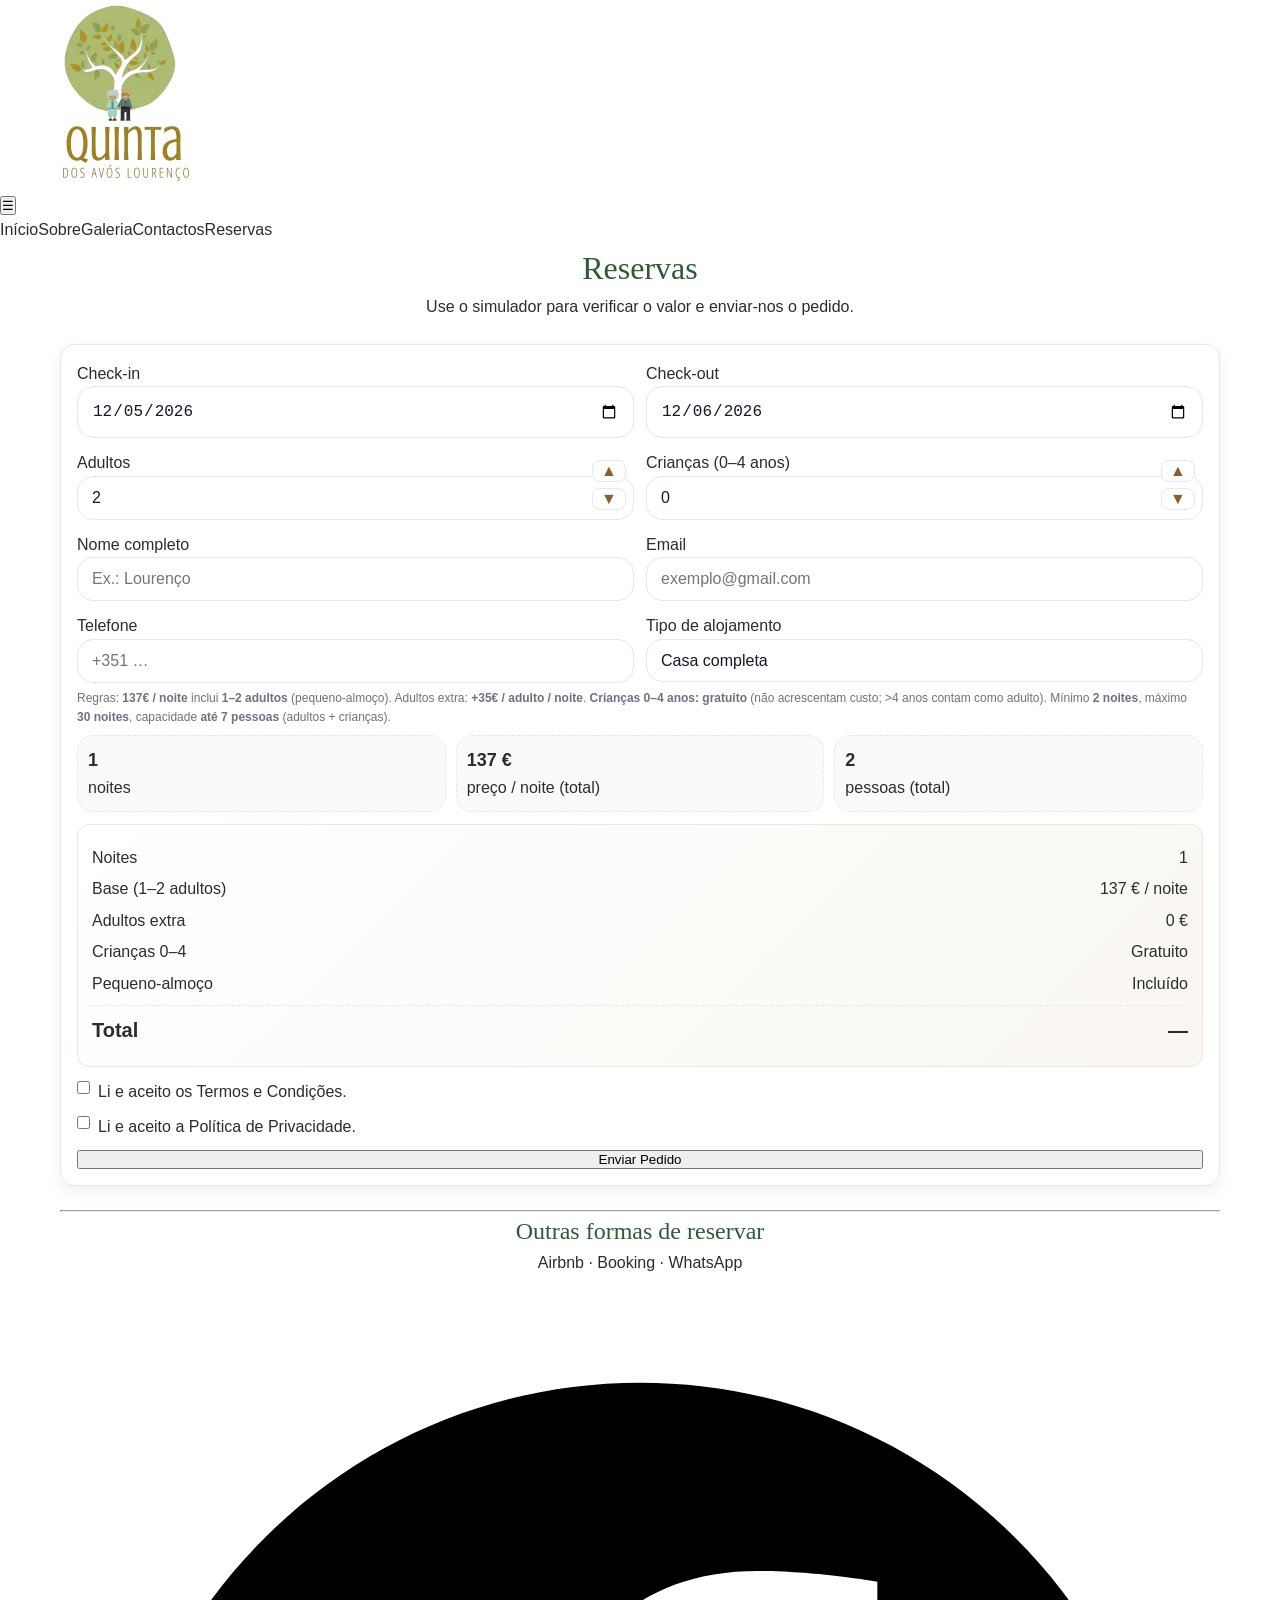
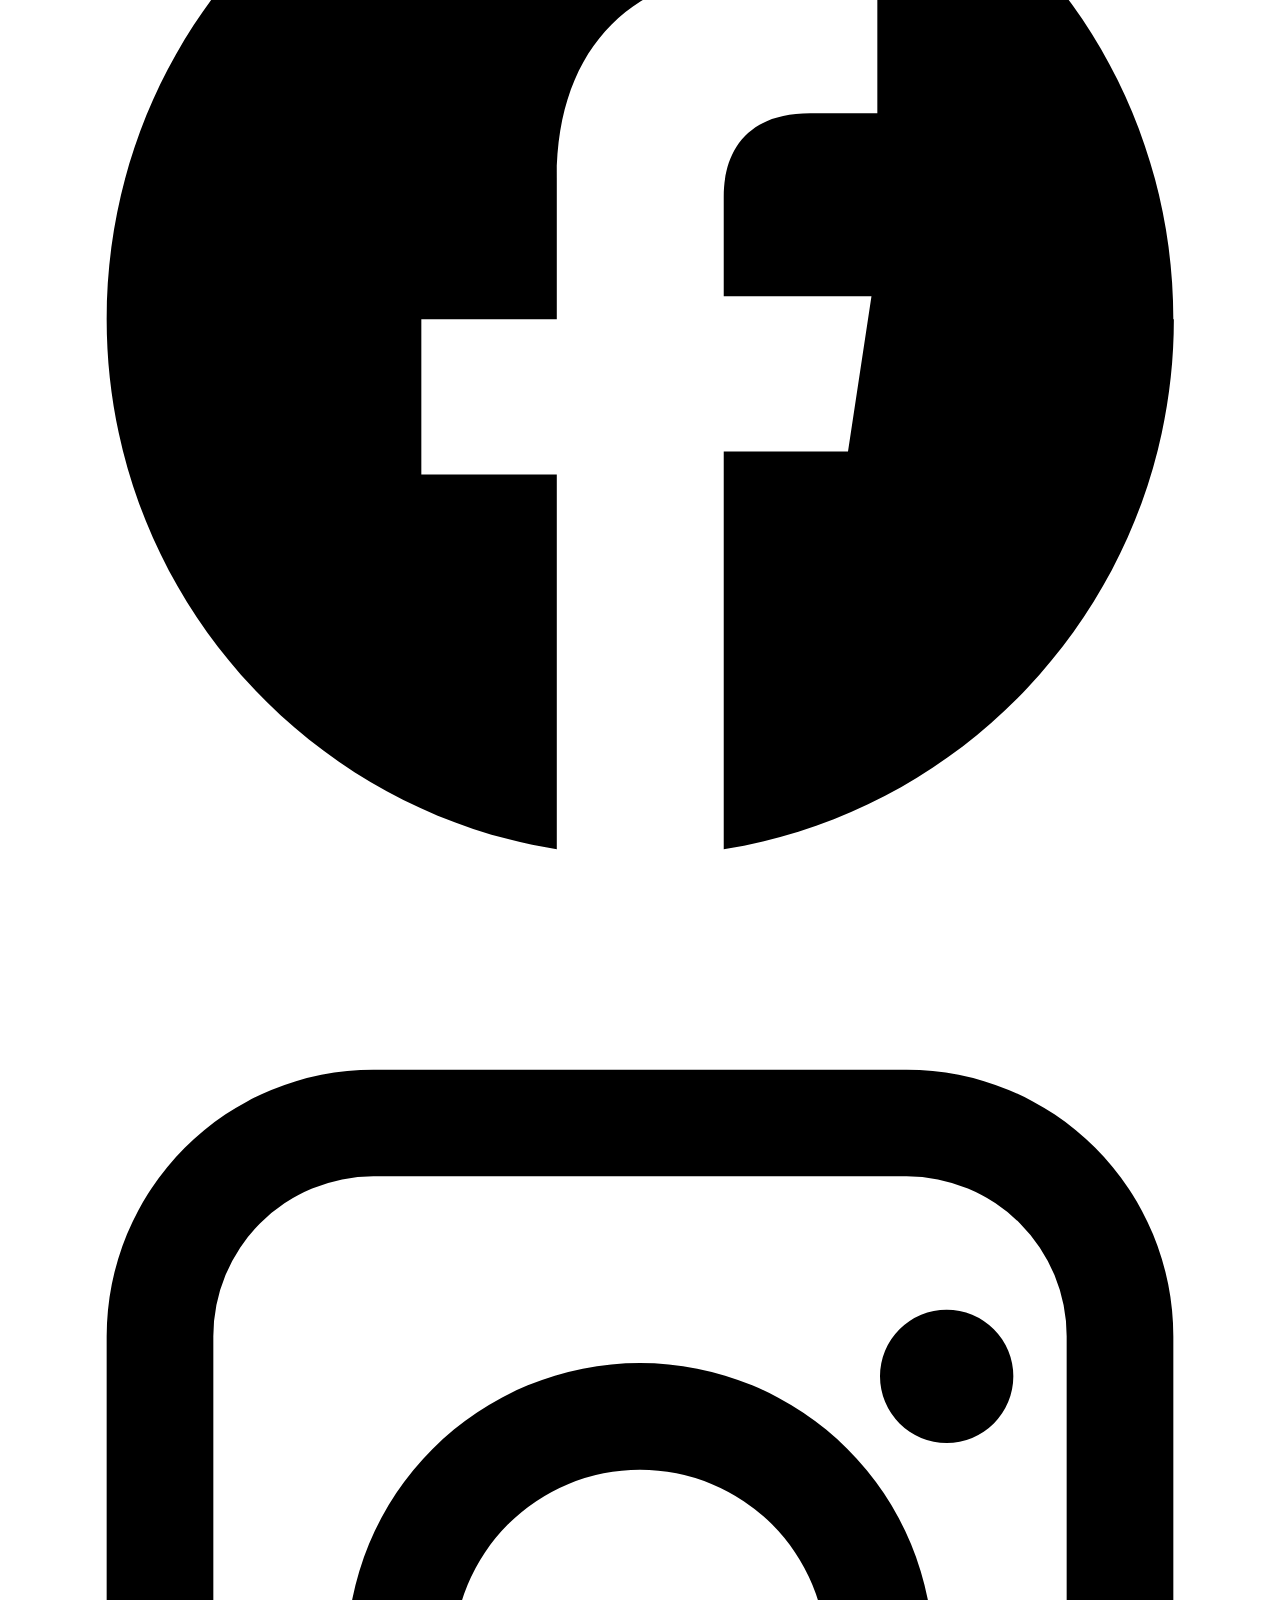
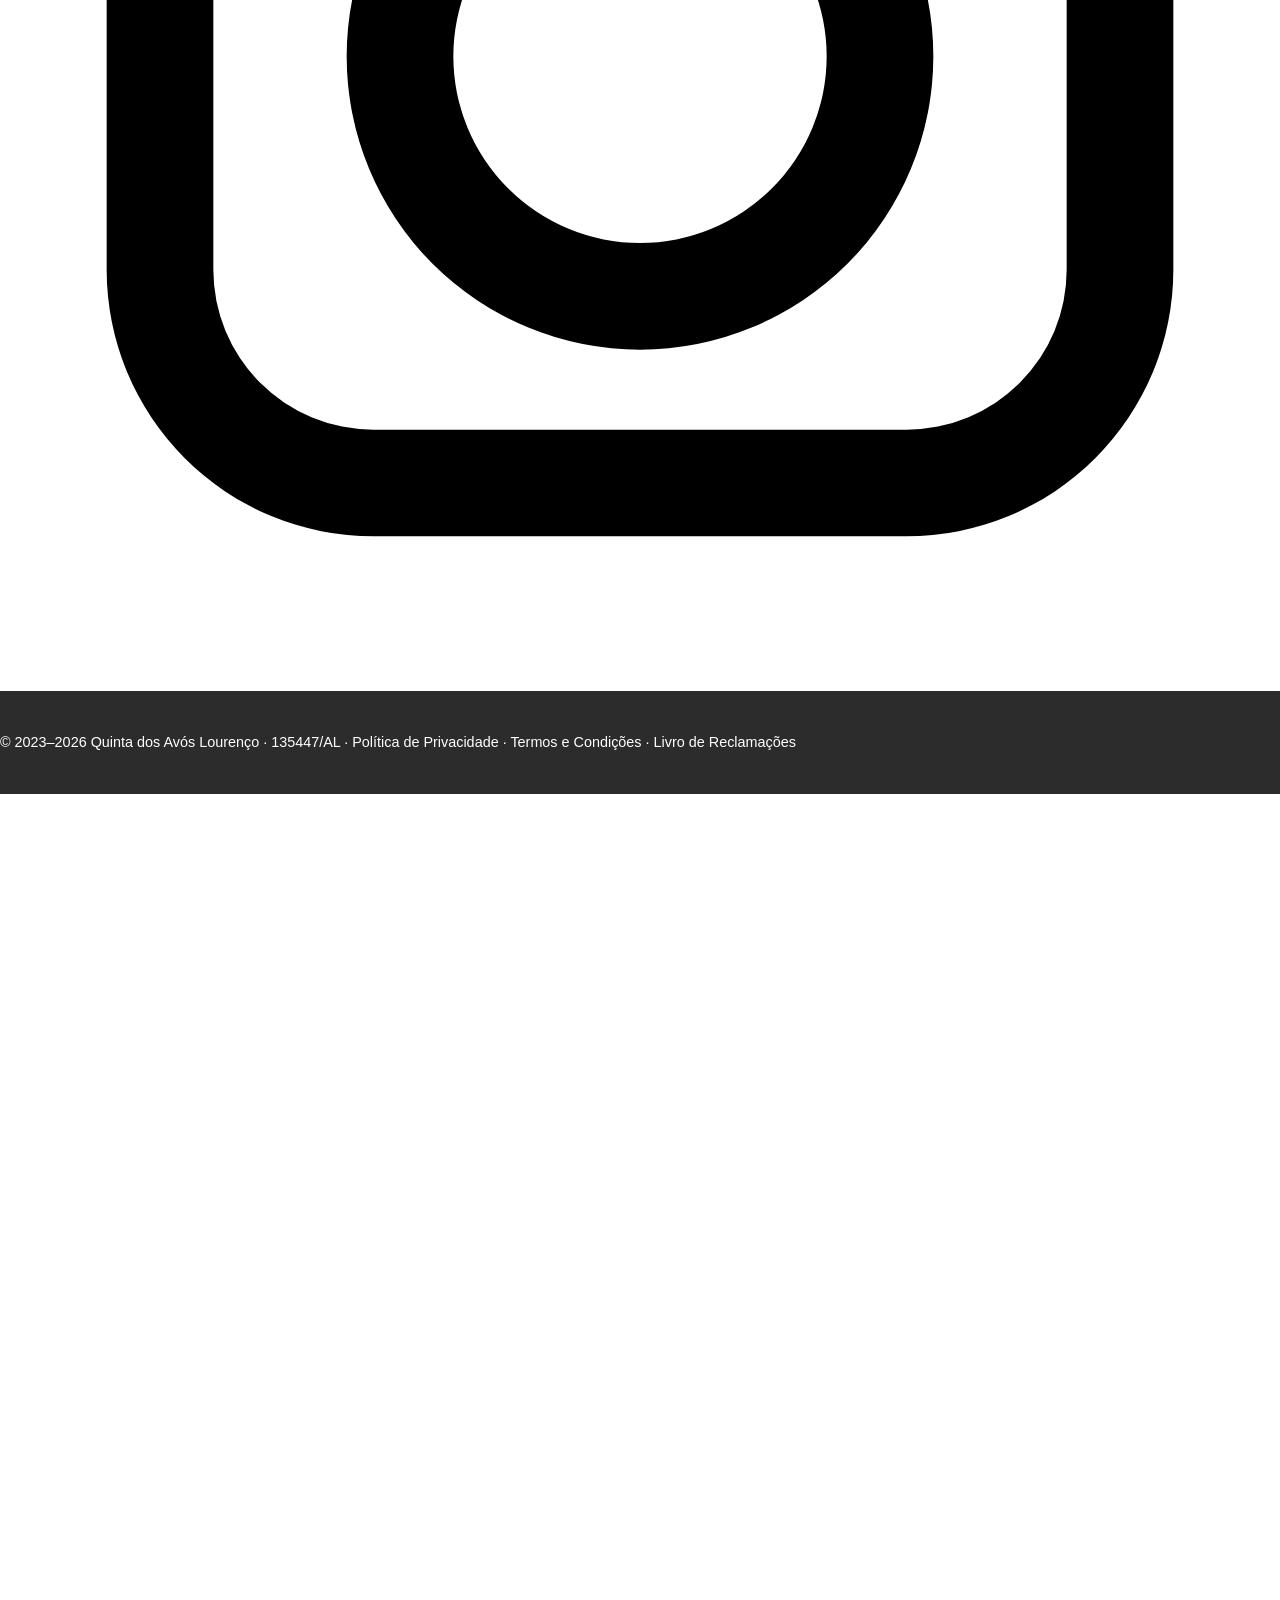
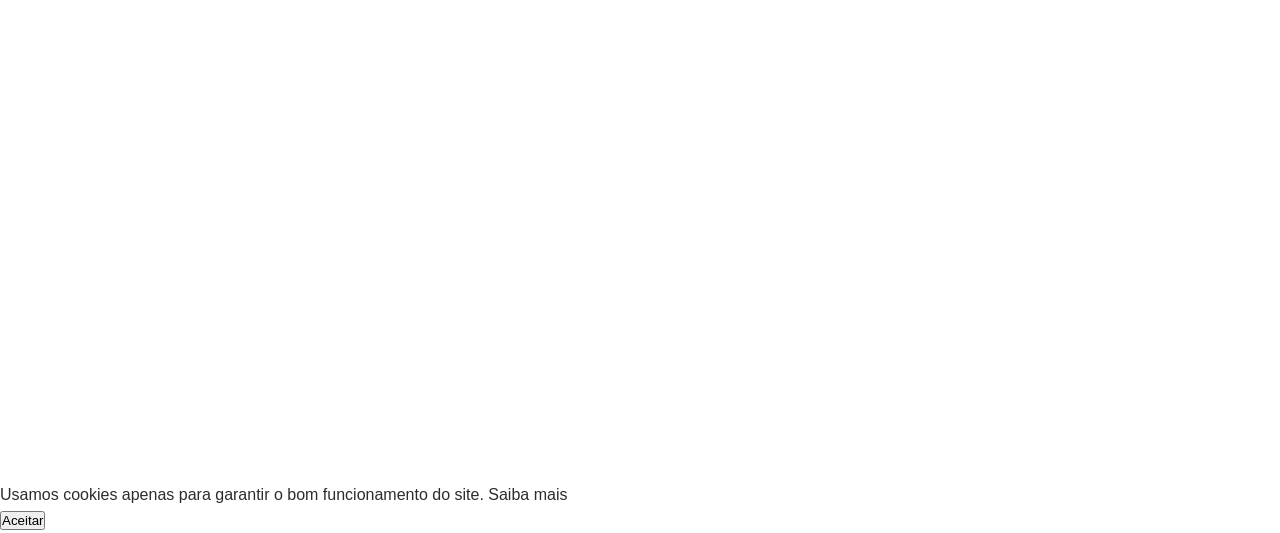
<file: reservas/index.html>
<!doctype html>
<html lang="pt">
<head>
  <meta charset="utf-8">
  <meta name="viewport" content="width=device-width, initial-scale=1">
  <title>Reservas · Quinta dos Avós Lourenço | Alojamento Rural na Sertã</title>
  <meta name="description" content="Reserve a sua estadia na Quinta dos Avós Lourenço — alojamento rural na Sertã. Verifique preços, disponibilidade e faça o seu pedido de reserva.">
  <meta name="robots" content="index, follow">
  <link rel="canonical" href="index.html">
  <meta name="referrer" content="strict-origin-when-cross-origin">

  <!-- CSS principal -->
  <link rel="stylesheet" href="../css/style.css">

  <!-- Favicons -->
  <link rel="icon" href="../favicon.ico" type="image/x-icon">
  <link rel="icon" type="image/png" sizes="32x32" href="../favicon-32x32.png">
  <link rel="icon" type="image/png" sizes="16x16" href="../favicon-16x16.png">
  <link rel="apple-touch-icon" sizes="180x180" href="../apple-touch-icon.png">

  <!-- (opcional) perf: preconnect para o GA -->
  <link rel="preconnect" href="https://www.googletagmanager.com">
  <link rel="preconnect" href="https://www.google-analytics.com">

  <!-- CSP única (GA + Formspree permitidos) -->
  <meta http-equiv="Content-Security-Policy" content="
    default-src 'self';
    script-src 'self' https://www.googletagmanager.com 'unsafe-inline';
    style-src  'self' 'unsafe-inline';
    img-src    'self' data: https://www.google-analytics.com;
    font-src   'self' data:;
    connect-src 'self' https://formspree.io https://www.google-analytics.com https://www.googletagmanager.com;
    base-uri   'self';
    form-action 'self' https://formspree.io;
    upgrade-insecure-requests;
  ">

  <!-- Google tag (gtag.js) - deve ficar no <head> -->
  <script async src="https://www.googletagmanager.com/gtag/js?id=G-JS7FTWGPQX"></script>
  <script>
    window.dataLayer = window.dataLayer || [];
    function gtag(){ dataLayer.push(arguments); }
    gtag('js', new Date());
    gtag('config', 'G-JS7FTWGPQX');
  </script>
  
  <!-- Estilos apenas para o simulador (não mexem no resto do site) -->
  <style>
    .simulador{background:#fff;border:1px solid #e5e7eb;border-radius:14px;padding:16px;box-shadow:0 6px 16px rgba(0,0,0,.06);margin:24px 0}
    .sim-grid{display:grid;grid-template-columns:1fr 1fr;gap:12px}
    @media (max-width:800px){.sim-grid{grid-template-columns:1fr}}
    .sim-kpi{display:flex;flex-wrap:wrap;gap:10px;margin-top:8px}
    .sim-kpi .k{flex:1 1 120px;background:#fafafa;border:1px dashed #e5e7eb;border-radius:16px;padding:10px}
    .sim-kpi .k b{display:block;font-size:18px}
    .sim-total{margin-top:12px;padding:14px;border:1px solid #efe7df;border-radius:12px;background:linear-gradient(135deg,#fff,#faf7f2)}
    .sim-total .row{display:flex;justify-content:space-between;margin:6px 0}
    .sim-total .grand{font-weight:700;font-size:20px}
    .sim-actions{display:flex;flex-direction:column;gap:10px;margin-top:12px}
    .note{font-size:12px;color:#6b7280;margin-top:6px}
    .warn{color:#991b1b;font-size:13px}
    .consent-line{display:flex;align-items:flex-start;gap:8px}
    .consent-line input[type="checkbox"]{margin-top:2px}

    /* Campos arredondados locais + fix iOS + letra maior */
    #simulador-precos label{font-size:16px}
    .round-field{
      width:100%;padding:12px 14px;border:1px solid #e5e7eb;border-radius:16px;background:#fff;
      appearance:none;-webkit-appearance:none;-moz-appearance:textfield;
      color:#111827;-webkit-text-fill-color:currentColor;font-size:16px;
    }
    input[type="date"].round-field{height:52px}
    input[type="date"]::-webkit-date-and-time-value{text-align:left}

    /* Spinners: maiores e alinhados dentro da caixa (mobile e desktop) */
    .with-spinner{position:relative}
    .with-spinner .spinner{
      position:absolute; right:8px; top:6px; bottom:6px;
      width:34px; display:flex; flex-direction:column; justify-content:center; gap:6px; pointer-events:auto;
    }
    .with-spinner .spinner button{
      width:100%; height:22px; font-size:16px; line-height:1;
      color:#8b5e34; background:#fff; border:1px solid #e5e7eb; border-radius:8px;
      display:flex; align-items:center; justify-content:center; cursor:pointer;
    }
    .with-spinner .spinner button:active{transform:translateY(1px)}
  </style>
</head>

<body class="page-reservas">
  <header class="topbar">
    <div class="brand"><a href="../index.html"><img src="../images/logo.webp" alt="Quinta dos Avós Lourenço" class="logo"></a></div>
    <button class="menu-toggle" aria-expanded="false" aria-label="Abrir menu">☰</button>
    <nav class="menu" aria-label="Navegação principal">
      <a href="../index.html">Início</a><a href="../sobre/index.html">Sobre</a><a href="../galeria/index.html">Galeria</a><a href="../contactos/index.html">Contactos</a><a href="index.html" class="active">Reservas</a>
    </nav>
  </header>

  <main class="section">
    <div class="container">
      <h1 style="text-align:center">Reservas</h1>
      <p style="text-align:center">Use o simulador para verificar o valor e enviar-nos o pedido.</p>

      <section id="simulador-precos" class="simulador" aria-labelledby="sim-title">
        <div class="sim-grid">
          <div>
            <label for="checkin">Check-in</label>
            <input id="checkin" name="checkin" type="date" class="round-field">
          </div>
          <div>
            <label for="checkout">Check-out</label>
            <input id="checkout" name="checkout" type="date" class="round-field">
          </div>

          <!-- Adultos com setas e sem teclado -->
          <div class="with-spinner">
            <label for="adultos">Adultos</label>
            <input id="adultos" name="adultos" type="number" min="1" max="7" value="2"
                   class="round-field" readonly aria-readonly="true" style="padding-right:62px;caret-color:transparent;">
            <div class="spinner">
              <button type="button" class="spin-up"   data-target="adultos" aria-label="Mais adultos">▲</button>
              <button type="button" class="spin-down" data-target="adultos" aria-label="Menos adultos">▼</button>
            </div>
          </div>

          <!-- Crianças 0–4 com setas e sem teclado -->
          <div class="with-spinner">
            <label for="criancas">Crianças (0–4 anos)</label>
            <input id="criancas" name="criancas" type="number" min="0" max="6" value="0"
                   class="round-field" readonly aria-readonly="true" style="padding-right:62px;caret-color:transparent;">
            <div class="spinner">
              <button type="button" class="spin-up"   data-target="criancas" aria-label="Mais crianças">▲</button>
              <button type="button" class="spin-down" data-target="criancas" aria-label="Menos crianças">▼</button>
            </div>
          </div>

          <div>
            <label for="nome">Nome completo</label>
            <input id="nome" name="nome" type="text" autocomplete="name" placeholder="Ex.: Lourenço" class="round-field">
          </div>
          <div>
            <label for="email">Email</label>
            <input id="email" name="email" type="email" autocomplete="email" placeholder="exemplo@gmail.com" class="round-field">
          </div>
          <div>
            <label for="telefone">Telefone</label>
            <input id="telefone" name="telefone" type="tel" inputmode="tel" placeholder="+351 …" class="round-field">
          </div>
          <div>
            <label for="alojamento">Tipo de alojamento</label>
            <select id="alojamento" name="alojamento" class="round-field">
              <option selected>Casa completa</option>
            </select>
          </div>
        </div>

        <p class="note">
          Regras: <strong>137€ / noite</strong> inclui <strong>1–2 adultos</strong> (pequeno-almoço).
          Adultos extra: <strong>+35€ / adulto / noite</strong>. <strong>Crianças 0–4 anos: gratuito</strong>
          (não acrescentam custo; >4 anos contam como adulto).
          Mínimo <strong>2 noites</strong>, máximo <strong>30 noites</strong>, capacidade <strong>até 7 pessoas</strong> (adultos + crianças).
        </p>

        <div class="sim-kpi">
          <div class="k"><b id="k-noites">0</b><span>noites</span></div>
          <div class="k"><b id="k-nightly">137 €</b><span>preço / noite (total)</span></div>
          <div class="k"><b id="k-grupo">2</b><span>pessoas (total)</span></div>
        </div>

        <div class="sim-total" id="sim-total">
          <div class="row"><span>Noites</span><span id="bk-noites">0</span></div>
          <div class="row"><span>Base (1–2 adultos)</span><span id="bk-base">137 € / noite</span></div>
          <div class="row"><span>Adultos extra</span><span id="bk-extra">0 €</span></div>
          <div class="row"><span>Crianças 0–4</span><span>Gratuito</span></div>
          <div class="row"><span>Pequeno-almoço</span><span>Incluído</span></div>
          <div class="row" style="border-top:1px dashed #e5e7eb;padding-top:8px;margin-top:8px">
            <span class="grand">Total</span>
            <span class="grand" id="bk-total">0 €</span>
          </div>
          <p id="sim-msg" class="warn" hidden></p>
        </div>

        <div class="sim-actions">
          <label class="consent-line">
            <input id="consent-terms" type="checkbox" required>
            <span>Li e aceito os <a href="../termos-e-condicoes/index.html" target="_blank" rel="noopener">Termos e Condições</a>.</span>
          </label>
          <label class="consent-line">
            <input id="consent-privacy" type="checkbox" required>
            <span>Li e aceito a <a href="../politica-privacidade/index.html" target="_blank" rel="noopener">Política de Privacidade</a>.</span>
          </label>
          <button id="sim-reservar" type="button" class="btn primary">Enviar Pedido</button>
        </div>
      </section>

      <hr>
      <h2 style="text-align:center">Outras formas de reservar</h2>
      <p style="text-align:center">
        <a href="https://www.airbnb.pt/rooms/875560493639889462" target="_blank" rel="noopener">Airbnb</a> ·
        <a href="https://www.booking.com/hotel/pt/quinta-dos-avos-lourenco.pt-pt.html" target="_blank" rel="noopener">Booking</a> ·
        <a href="https://wa.me/351960446713?text=Ol%C3%A1!%20Gostaria%20de%20saber%20disponibilidade." target="_blank" rel="noopener">WhatsApp</a>
      </p>
    </div>
  </main>

  <footer class="footer">
    <p>© 2023–2026 Quinta dos Avós Lourenço · 135447/AL ·
      <a href="../politica-privacidade/index.html">Política de Privacidade</a> ·
      <a href="../termos-e-condicoes/index.html">Termos e Condições</a> ·
      <a href="https://www.livroreclamacoes.pt/Inicio/" target="_blank" rel="noopener noreferrer">Livro de Reclamações</a>
    </p>
  </footer>

  <a href="https://wa.me/351960446713?text=Ol%C3%A1!%20Gostaria%20de%20saber%20mais%20sobre%20a%20Quinta%20dos%20Avós%20Lourenço." class="whatsapp-float" target="_blank" rel="noopener noreferrer" aria-label="Enviar mensagem no WhatsApp" title="Enviar mensagem no WhatsApp">
    <img src="../images/whatsapp-icon.svg" alt="WhatsApp">
  </a>

  <div id="cookie-consent" class="cookie-banner" role="dialog" aria-live="polite" hidden>
    <div class="cookie-inner">
      <p class="cookie-text">Usamos cookies apenas para garantir o bom funcionamento do site. <a href="../cookies/index.html">Saiba mais</a></p>
      <button id="cookie-accept" type="button" class="btn-accept">Aceitar</button>
    </div>
  </div>

  <!-- Scripts -->
  <script defer src="../js/cookies.js"></script>
  <script defer src="../js/app.js"></script>
  <script defer src="../js/reservas.js"></script>
</body>
</html>
</file>
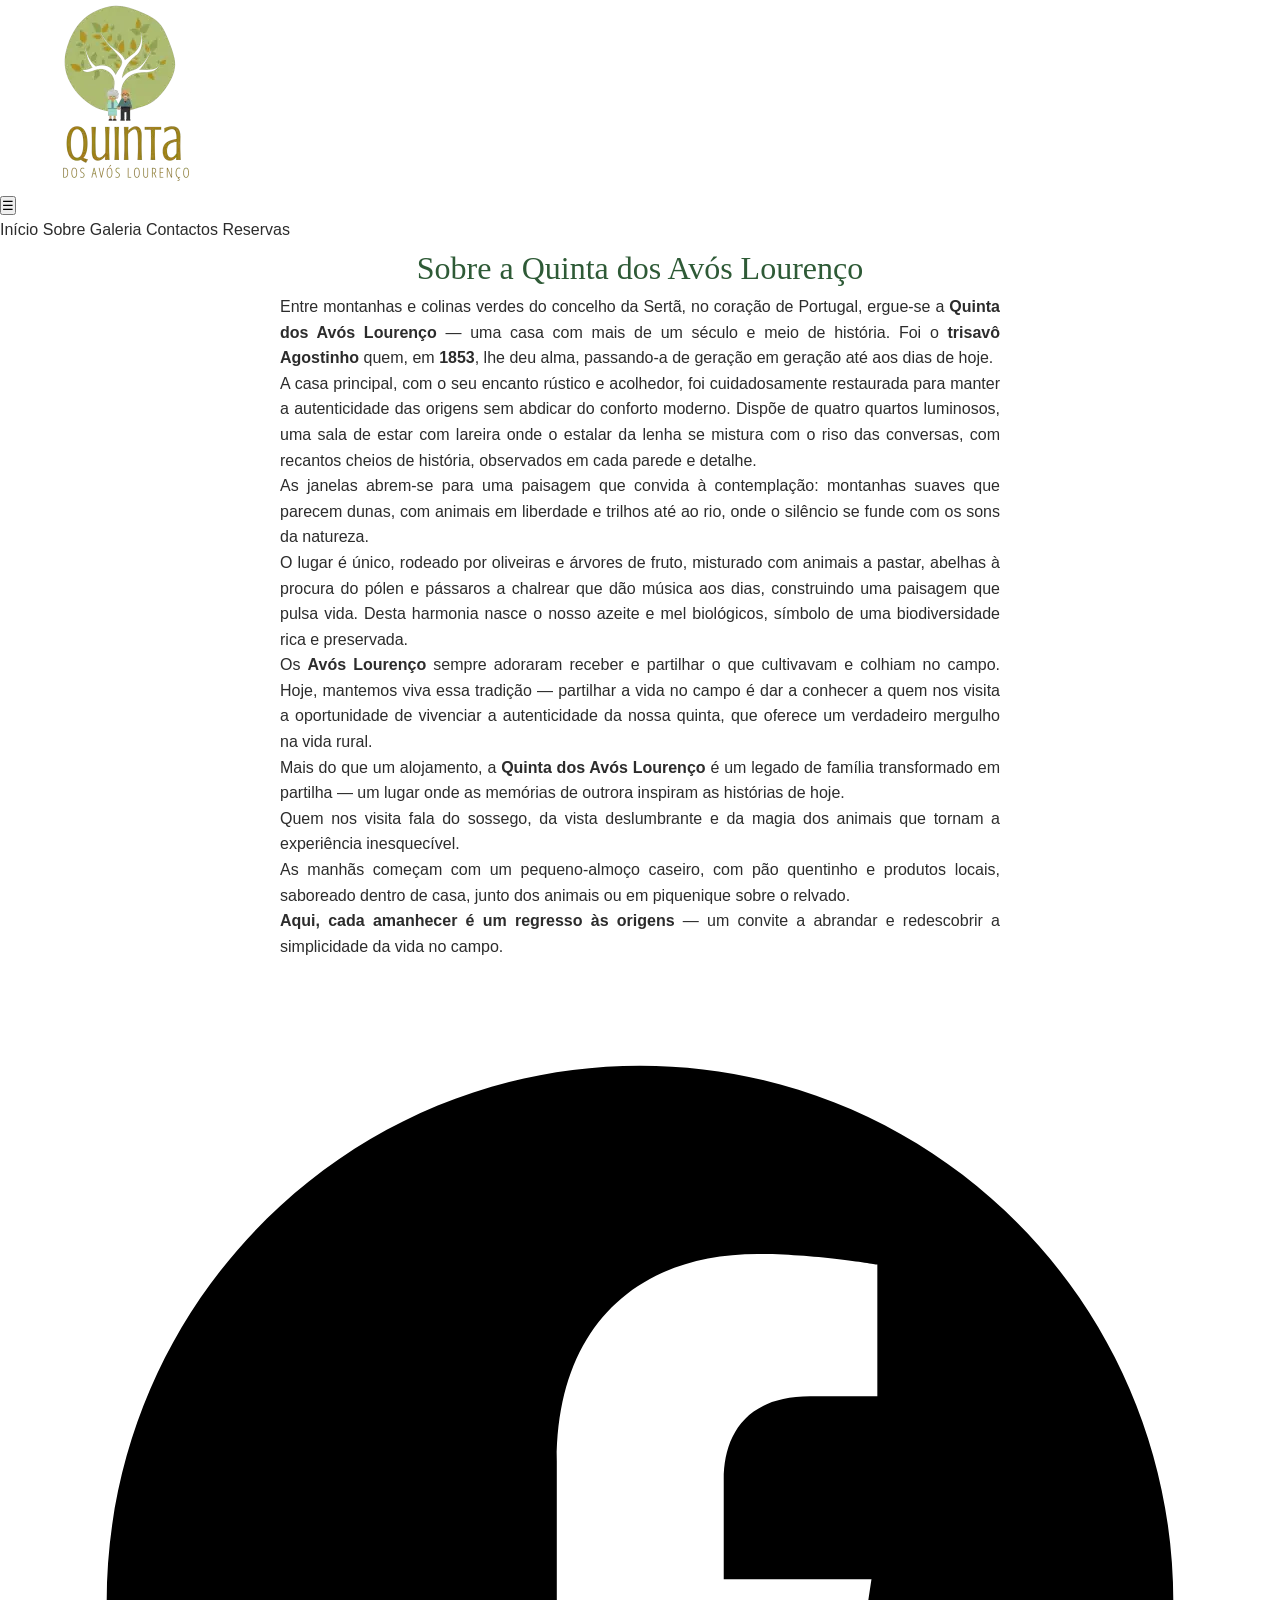
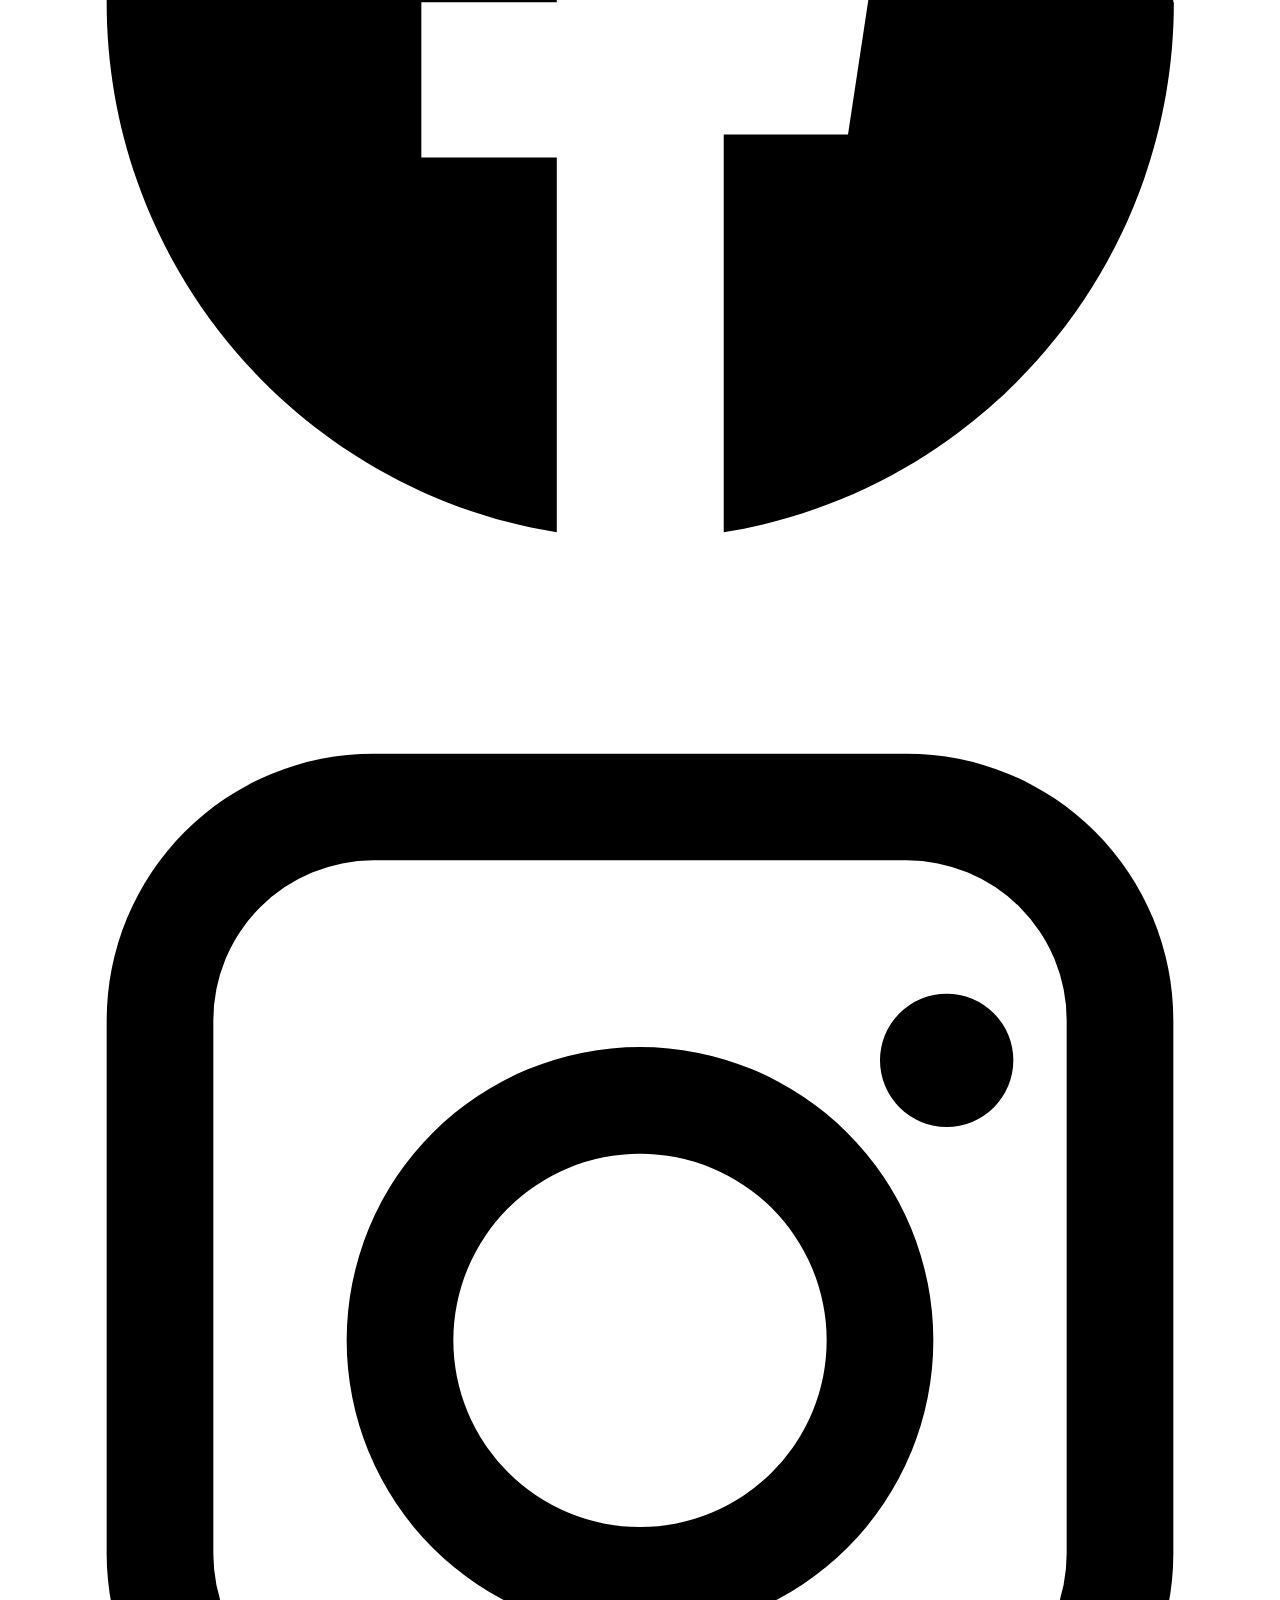
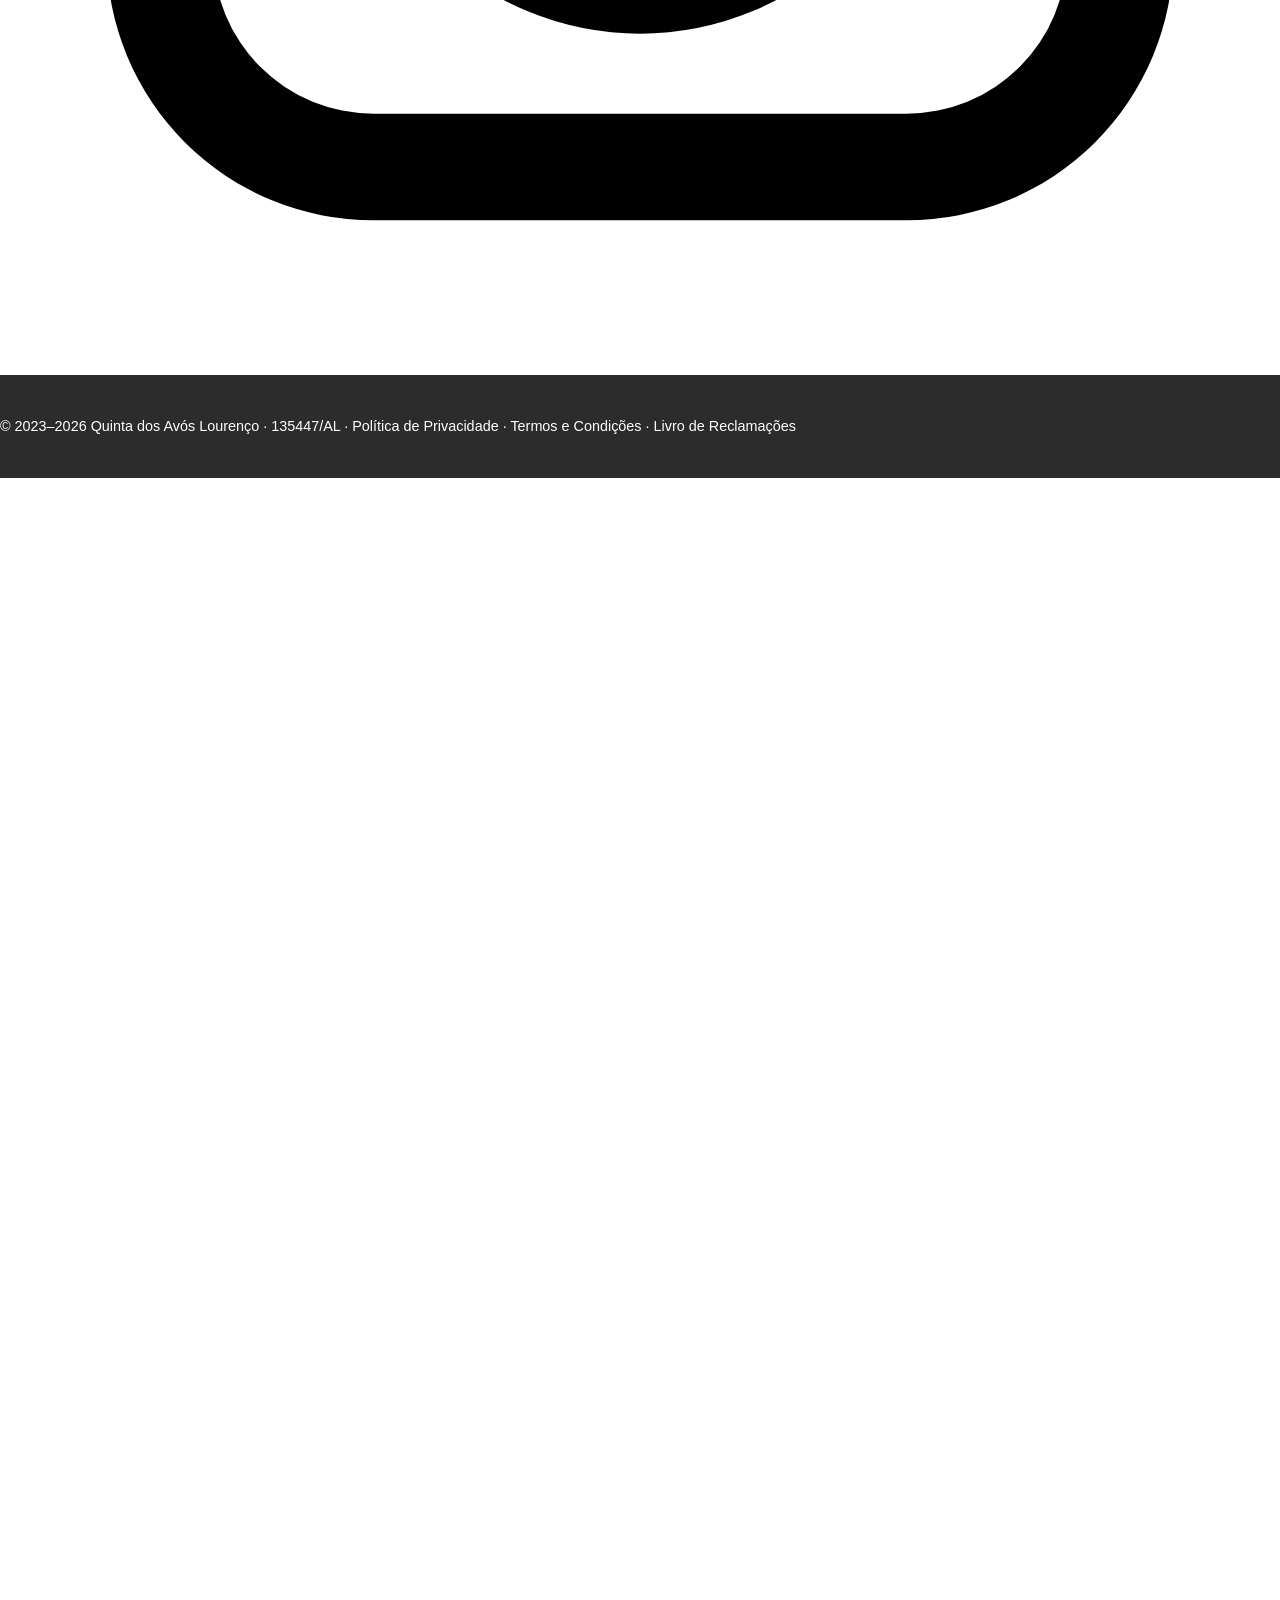
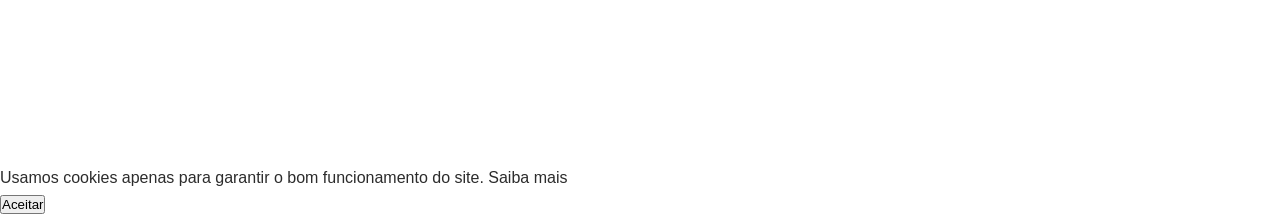
<file: sobre/index.html>
<!doctype html>
<html lang="pt">
<head>
  <meta charset="utf-8">
  <meta name="viewport" content="width=device-width, initial-scale=1">
  <title>Sobre · Quinta dos Avós Lourenço</title>
  <meta name="description" content="Conheça a história e o espírito da Quinta dos Avós Lourenço, alojamento rural na Sertã.">

  <!-- Google tag (gtag.js) -->
<script async src="https://www.googletagmanager.com/gtag/js?id=G-JS7FTWGPQX"></script>
<script>
  window.dataLayer = window.dataLayer || [];
  function gtag(){dataLayer.push(arguments);}
  gtag('js', new Date());

  gtag('config', 'G-JS7FTWGPQX');
</script>
  
 <!-- ✅ Ícone da aba do navegador -->
  <!-- Favicons -->
<link rel="icon" href="../favicon.ico" type="image/x-icon">
<link rel="icon" type="image/png" sizes="32x32" href="../favicon-32x32.png">
<link rel="icon" type="image/png" sizes="16x16" href="../favicon-16x16.png">
<link rel="apple-touch-icon" sizes="180x180" href="../apple-touch-icon.png">

  <!-- ✅ Segurança -->
  <meta http-equiv="Content-Security-Policy" content="
    default-src 'self';
    script-src 'self';
    style-src  'self' 'unsafe-inline';
    img-src    'self' data:;
    font-src   'self' data:;
    connect-src 'self';
    base-uri   'self';
    form-action 'self';
    upgrade-insecure-requests;
  ">
  <meta name="referrer" content="strict-origin-when-cross-origin">

  <!-- ✅ Caminho absoluto -->
  <link rel="stylesheet" href="../css/style.css">
</head>

<body>
  <!-- Cabeçalho -->
  <header class="topbar">
    <div class="brand">
      <a href="../index.html">
        <img src="../images/logo.webp" alt="Quinta dos Avós Lourenço" class="logo">
      </a>
    </div>
    <button class="menu-toggle" aria-expanded="false" aria-label="Abrir menu">☰</button>
    <nav class="menu" aria-label="Navegação principal">
      <a href="../index.html">Início</a>
      <a href="index.html" class="active">Sobre</a>
      <a href="../galeria/index.html">Galeria</a>
      <a href="../contactos/index.html">Contactos</a>
      <a href="../reservas/index.html">Reservas</a>
    </nav>
  </header>

  <!-- Conteúdo -->
  <main class="section">
   <div class="container" style="max-width:800px; text-align:center;">
      <h1>Sobre a Quinta dos Avós Lourenço</h1>
<div class="container" style="max-width:800px; text-align:justify;">
    <p>
            Entre montanhas e colinas verdes do concelho da Sertã, no coração de Portugal, 
            ergue-se a <strong>Quinta dos Avós Lourenço</strong> — uma casa com mais de um século e meio de história. 
            Foi o <strong>trisavô Agostinho</strong> quem, em <strong>1853</strong>, lhe deu alma, passando-a de geração em geração até aos dias de hoje.
        </p>

        <p>
            A casa principal, com o seu encanto rústico e acolhedor, foi cuidadosamente restaurada para manter a autenticidade 
            das origens sem abdicar do conforto moderno. Dispõe de quatro quartos luminosos, uma sala de estar com lareira 
            onde o estalar da lenha se mistura com o riso das conversas, com recantos cheios de história, observados em cada 
            parede e detalhe.
        </p>

        <p>
            As janelas abrem-se para uma paisagem que convida à contemplação: montanhas suaves que parecem dunas, com animais 
            em liberdade e trilhos até ao rio, onde o silêncio se funde com os sons da natureza.
        </p>

        <p>
            O lugar é único, rodeado por oliveiras e árvores de fruto, misturado com animais a pastar, abelhas à procura do pólen 
            e pássaros a chalrear que dão música aos dias, construindo uma paisagem que pulsa vida. Desta harmonia nasce o nosso 
            azeite e mel biológicos, símbolo de uma biodiversidade rica e preservada.
        </p>

        <p>
            Os <strong>Avós Lourenço</strong> sempre adoraram receber e partilhar o que cultivavam e colhiam no campo. Hoje, mantemos viva essa 
            tradição — partilhar a vida no campo é dar a conhecer a quem nos visita a oportunidade de vivenciar a autenticidade 
            da nossa quinta, que oferece um verdadeiro mergulho na vida rural.
        </p>

        <p>
            Mais do que um alojamento, a <strong>Quinta dos Avós Lourenço</strong> é um legado de família transformado em partilha — um lugar onde 
            as memórias de outrora inspiram as histórias de hoje.
        </p>

        <p>
            Quem nos visita fala do sossego, da vista deslumbrante e da magia dos animais que tornam a experiência inesquecível.
        </p>

        <p>
            As manhãs começam com um pequeno-almoço caseiro, com pão quentinho e produtos locais, saboreado dentro de casa, junto 
            dos animais ou em piquenique sobre o relvado.
        </p>

        <p>
            <strong>Aqui, cada amanhecer é um regresso às origens</strong> — um convite a abrandar e redescobrir a simplicidade da vida no campo.
        </p>
    </div>
  </main>

  <!-- Rodapé -->
  <footer class="footer">
    <p>
      © 2023–2026 Quinta dos Avós Lourenço · 135447/AL ·
      <a href="../politica-privacidade/index.html">Política de Privacidade</a> ·
      <a href="../termos-e-condicoes/index.html">Termos e Condições</a> ·
      <a href="https://www.livroreclamacoes.pt/Inicio/" target="_blank" rel="noopener noreferrer">
        Livro de Reclamações
      </a>
    </p>
  </footer>

  <!-- WhatsApp -->
  <a href="https://wa.me/351960446713?text=Ol%C3%A1!%20Gostaria%20de%20saber%20mais%20sobre%20a%20Quinta%20dos%20Av%C3%B3s%20Louren%C3%A7o."
     class="whatsapp-float" target="_blank" rel="noopener noreferrer"
     aria-label="Enviar mensagem no WhatsApp" title="Enviar mensagem no WhatsApp">
    <img src="../images/whatsapp-icon.svg" alt="WhatsApp">
  </a>

  <!-- Banner de cookies -->
  <div id="cookie-consent" class="cookie-banner" role="dialog" aria-live="polite" hidden>
    <div class="cookie-inner">
      <p class="cookie-text">
        Usamos cookies apenas para garantir o bom funcionamento do site.
        <a href="../cookies/index.html">Saiba mais</a>
      </p>
      <button id="cookie-accept" type="button" class="btn-accept">Aceitar</button>
    </div>
  </div>

  <!-- Scripts -->
  <script defer src="../js/cookies.js"></script>
  <script defer src="../js/app.js"></script>
</body>
</html>
</file>
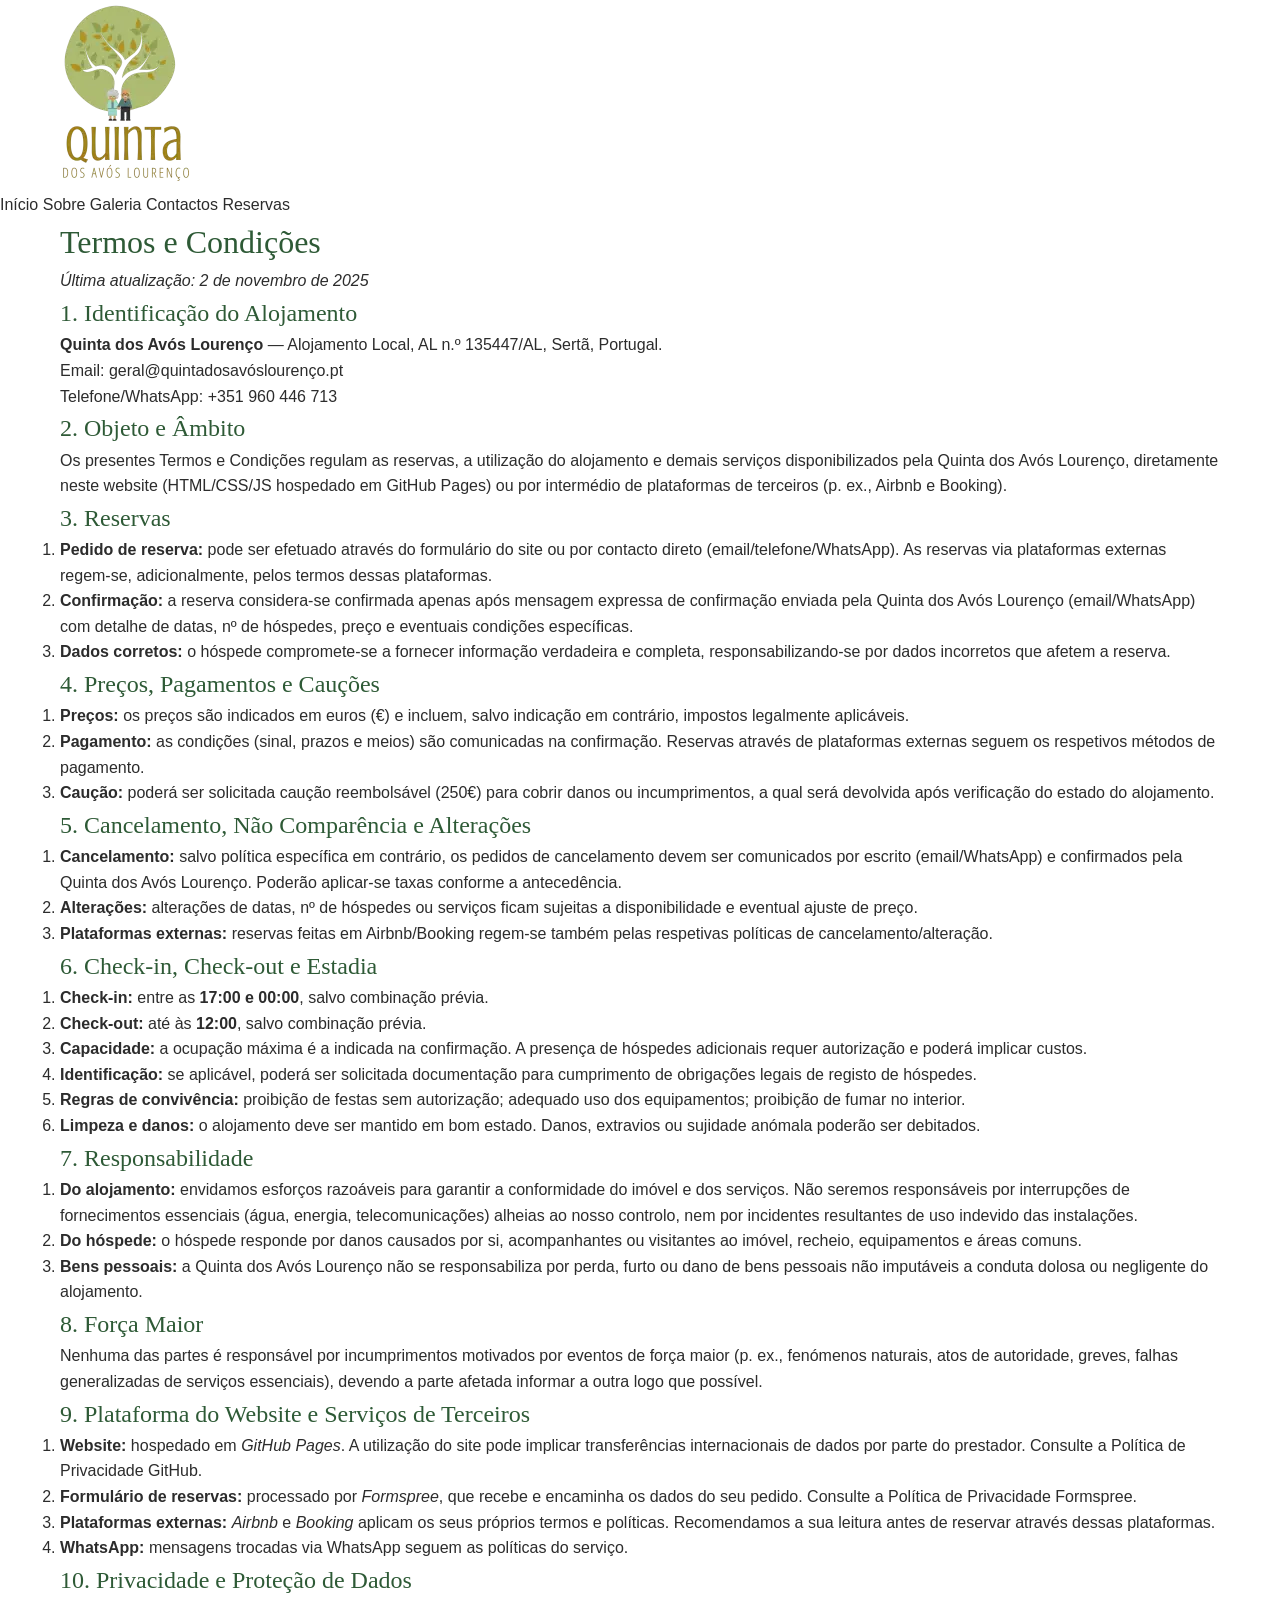
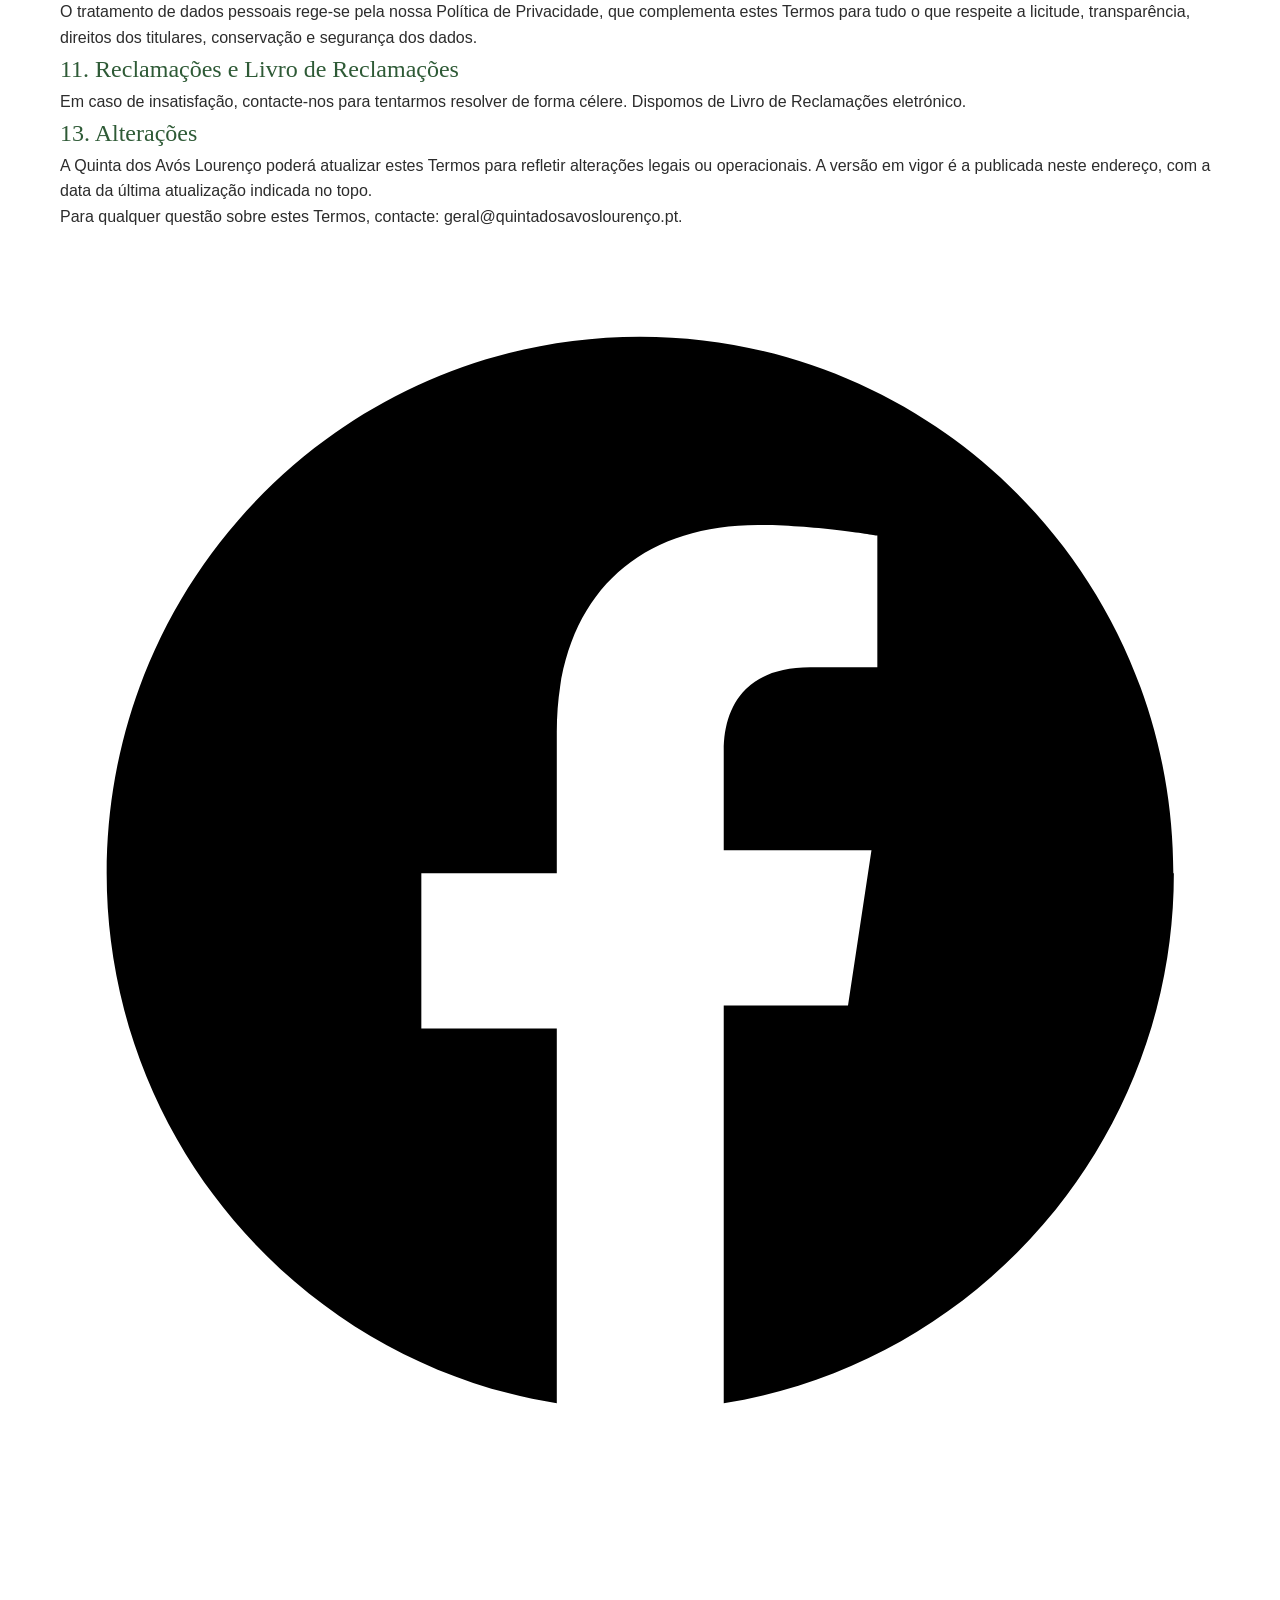
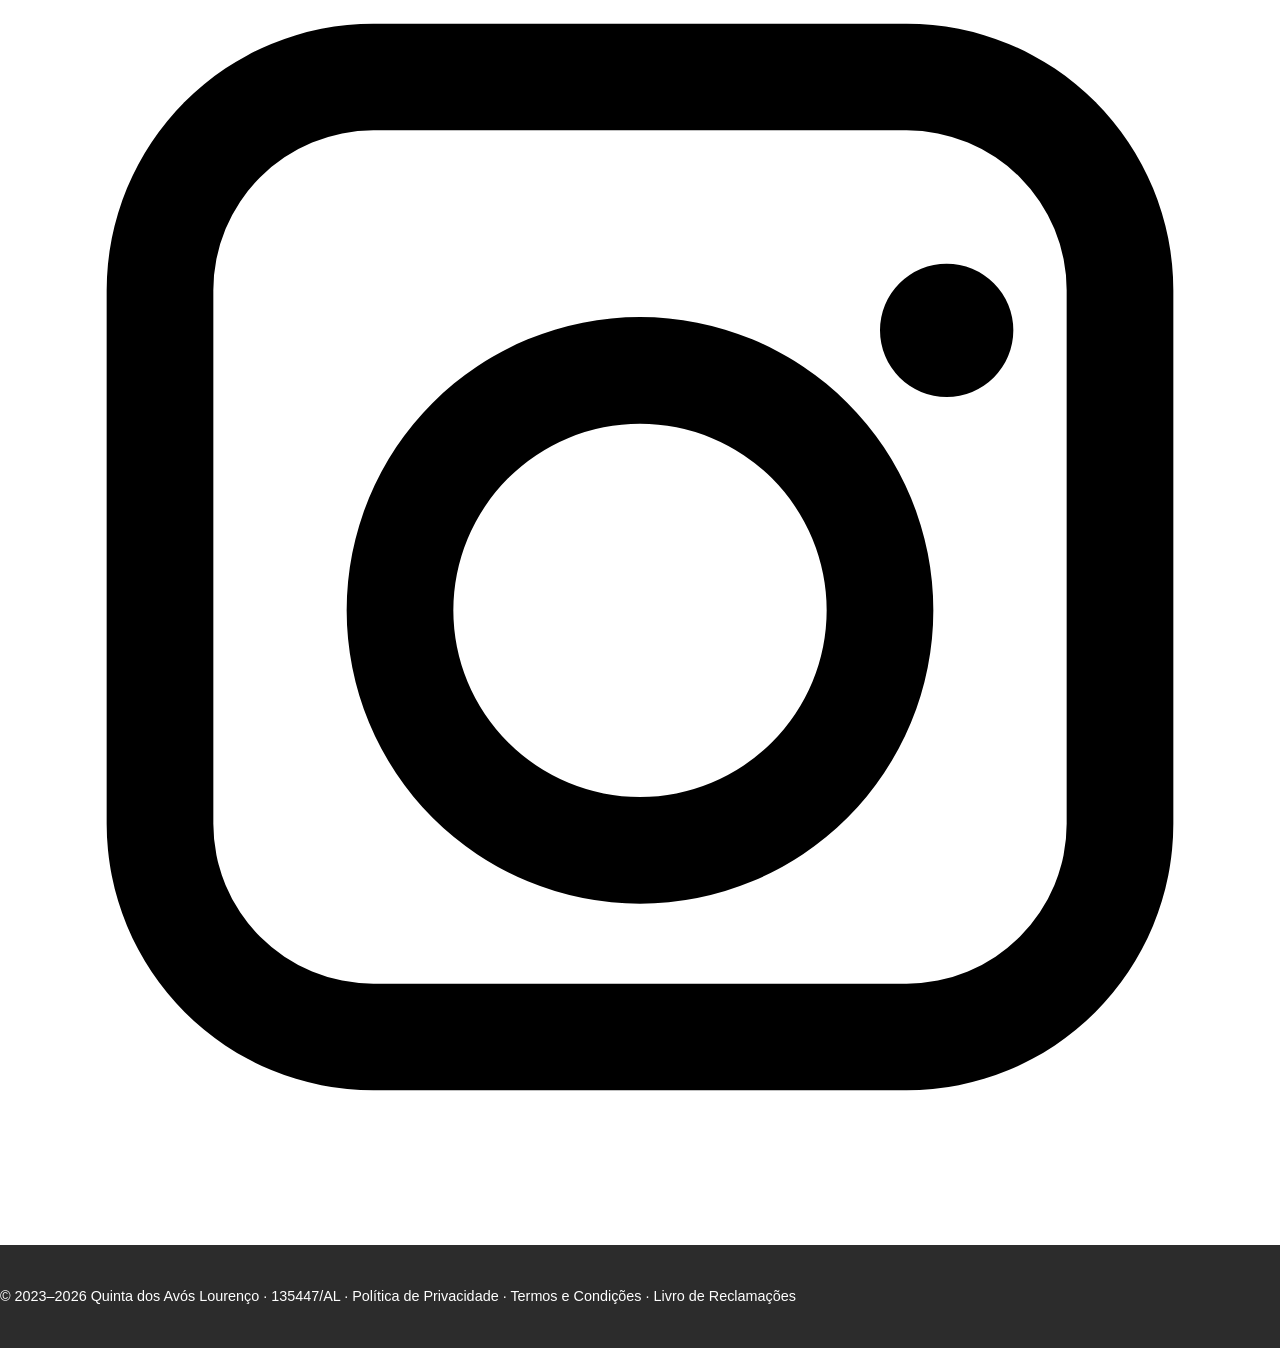
<file: termos-e-condicoes/index.html>
<!doctype html>
<html lang="pt">
<head>
  <meta charset="utf-8">
  <meta name="viewport" content="width=device-width, initial-scale=1">
  <title>Termos e Condições · Quinta dos Avós Lourenço</title>
  <meta name="description" content="Termos e Condições de reserva e utilização do alojamento Quinta dos Avós Lourenço (AL 135447/AL).">

     <!-- 👇 Não indexar no motor de busca -->
  <meta name="robots" content="noindex, nofollow">
  
  <!-- ✅ CSP alinhada com o site -->
  <meta http-equiv="Content-Security-Policy"
        content="
          default-src 'self';
          script-src 'self';
          style-src  'self' 'unsafe-inline';
          img-src    'self' data:;
          font-src   'self' data:;
          connect-src 'self';
          base-uri   'self';
          form-action 'self';
          upgrade-insecure-requests;
        ">
  <meta name="referrer" content="strict-origin-when-cross-origin">

  <!-- ✅ Caminho absoluto para o CSS do site -->
  <link rel="stylesheet" href="../css/style.css">
</head>
<body>
  <!-- Cabeçalho / Navegação -->
  <header class="topbar">
    <div class="brand">
      <a href="../index.html">
        <img src="../images/logo.webp" alt="Quinta dos Avós Lourenço" class="logo">
      </a>
    </div>
    <nav class="menu" aria-label="Navegação principal">
      <a href="../index.html">Início</a>
      <a href="../sobre/index.html">Sobre</a>
      <a href="../galeria/index.html">Galeria</a>
      <a href="../contactos/index.html">Contactos</a>
      <a href="../reservas/index.html">Reservas</a>
    </nav>
  </header>

  <!-- Conteúdo principal -->
  <main class="container section">
    <h1>Termos e Condições</h1>
    <p><em>Última atualização: 2 de novembro de 2025</em></p>

    <h2>1. Identificação do Alojamento</h2>
    <p>
      <strong>Quinta dos Avós Lourenço</strong> — Alojamento Local, AL n.º 135447/AL, Sertã, Portugal.<br>
      Email: <a href="mailto:geral@quintadosavoslourenço.pt">geral@quintadosavóslourenço.pt</a><br>
      Telefone/WhatsApp: <a href="https://wa.me/351960446713" target="_blank" rel="noopener noreferrer">+351 960 446 713</a>
    </p>

    <h2>2. Objeto e Âmbito</h2>
    <p>
      Os presentes Termos e Condições regulam as reservas, a utilização do alojamento e demais serviços
      disponibilizados pela Quinta dos Avós Lourenço, diretamente neste website (HTML/CSS/JS
      hospedado em GitHub Pages) ou por intermédio de plataformas de terceiros (p. ex., Airbnb e Booking).
    </p>

    <h2>3. Reservas</h2>
    <ol>
      <li><strong>Pedido de reserva:</strong> pode ser efetuado através do formulário do site ou por contacto direto (email/telefone/WhatsApp). As reservas via plataformas externas
        regem-se, adicionalmente, pelos termos dessas plataformas.</li>
      <li><strong>Confirmação:</strong> a reserva considera-se confirmada apenas após mensagem expressa de confirmação
        enviada pela Quinta dos Avós Lourenço (email/WhatsApp) com detalhe de datas, nº de hóspedes, preço e
        eventuais condições específicas.</li>
      <li><strong>Dados corretos:</strong> o hóspede compromete-se a fornecer informação verdadeira e completa,
        responsabilizando-se por dados incorretos que afetem a reserva.</li>
    </ol>

    <h2>4. Preços, Pagamentos e Cauções</h2>
    <ol>
      <li><strong>Preços:</strong> os preços são indicados em euros (€) e incluem, salvo indicação em contrário,
        impostos legalmente aplicáveis.</li>
      <li><strong>Pagamento:</strong> as condições (sinal, prazos e meios) são comunicadas na confirmação.
        Reservas através de plataformas externas seguem os respetivos métodos de pagamento.</li>
      <li><strong>Caução:</strong> poderá ser solicitada caução reembolsável (250€) para cobrir danos ou incumprimentos,
        a qual será devolvida após verificação do estado do alojamento.</li>
    </ol>

    <h2>5. Cancelamento, Não Comparência e Alterações</h2>
    <ol>
      <li><strong>Cancelamento:</strong> salvo política específica em contrário, os pedidos de cancelamento devem ser
        comunicados por escrito (email/WhatsApp) e confirmados pela Quinta dos Avós Lourenço. Poderão aplicar-se taxas
        conforme a antecedência.</li>
      <li><strong>Alterações:</strong> alterações de datas, nº de hóspedes ou serviços ficam sujeitas a disponibilidade e
        eventual ajuste de preço.</li>
      <li><strong>Plataformas externas:</strong> reservas feitas em Airbnb/Booking regem-se também pelas respetivas políticas
        de cancelamento/alteração.</li>
    </ol>

    <h2>6. Check-in, Check-out e Estadia</h2>
    <ol>
      <li><strong>Check-in:</strong> entre as <strong>17:00 e 00:00</strong>, salvo combinação prévia.</li>
      <li><strong>Check-out:</strong> até às <strong>12:00</strong>, salvo combinação prévia.</li>
      <li><strong>Capacidade:</strong> a ocupação máxima é a indicada na confirmação. A presença de hóspedes adicionais
        requer autorização e poderá implicar custos.</li>
      <li><strong>Identificação:</strong> se aplicável, poderá ser solicitada documentação para cumprimento de obrigações legais
        de registo de hóspedes.</li>
      <li><strong>Regras de convivência:</strong> proibição de festas sem autorização; adequado uso dos equipamentos; proibição de fumar no interior.</li>
      <li><strong>Limpeza e danos:</strong> o alojamento deve ser mantido em bom estado. Danos, extravios ou sujidade anómala
        poderão ser debitados.</li>
    </ol>

    <h2>7. Responsabilidade</h2>
    <ol>
      <li><strong>Do alojamento:</strong> envidamos esforços razoáveis para garantir a conformidade do imóvel e dos serviços.
        Não seremos responsáveis por interrupções de fornecimentos essenciais (água, energia, telecomunicações) alheias ao nosso controlo,
        nem por incidentes resultantes de uso indevido das instalações.</li>
      <li><strong>Do hóspede:</strong> o hóspede responde por danos causados por si, acompanhantes ou visitantes ao imóvel,
        recheio, equipamentos e áreas comuns.</li>
      <li><strong>Bens pessoais:</strong> a Quinta dos Avós Lourenço não se responsabiliza por perda, furto ou dano de bens
        pessoais não imputáveis a conduta dolosa ou negligente do alojamento.</li>
    </ol>

    <h2>8. Força Maior</h2>
    <p>
      Nenhuma das partes é responsável por incumprimentos motivados por eventos de força maior (p. ex., fenómenos
      naturais, atos de autoridade, greves, falhas generalizadas de serviços essenciais), devendo a parte afetada
      informar a outra logo que possível.
    </p>

    <h2>9. Plataforma do Website e Serviços de Terceiros</h2>
    <ol>
      <li><strong>Website:</strong> hospedado em <em>GitHub Pages</em>. A utilização do site pode implicar transferências
        internacionais de dados por parte do prestador. Consulte a <a href="https://docs.github.com/pt/site-policy/privacy-policies/github-privacy-statement" target="_blank" rel="noopener noreferrer">Política de Privacidade GitHub</a>.</li>
      <li><strong>Formulário de reservas:</strong> processado por <em>Formspree</em>, que recebe e encaminha os dados do seu
        pedido. Consulte a <a href="https://formspree.io/legal/privacy-policy" target="_blank" rel="noopener noreferrer">Política de Privacidade Formspree</a>.</li>
      <li><strong>Plataformas externas:</strong> <em>Airbnb</em> e <em>Booking</em> aplicam os seus próprios termos e políticas.
        Recomendamos a sua leitura antes de reservar através dessas plataformas.</li>
      <li><strong>WhatsApp:</strong> mensagens trocadas via WhatsApp seguem as políticas do serviço.</li>
    </ol>

    <h2>10. Privacidade e Proteção de Dados</h2>
    <p>
      O tratamento de dados pessoais rege-se pela nossa <a href="../politica-privacidade/index.html">Política de Privacidade</a>,
      que complementa estes Termos para tudo o que respeite a licitude, transparência, direitos dos titulares,
      conservação e segurança dos dados.
    </p>

    <h2>11. Reclamações e Livro de Reclamações</h2>
    <p>
      Em caso de insatisfação, contacte-nos para tentarmos resolver de forma célere. Dispomos de
      <a href="https://www.livroreclamacoes.pt/Inicio/" target="_blank" rel="noopener noreferrer">Livro de Reclamações eletrónico</a>.
    </p>

    <h2>13. Alterações</h2>
    <p>
      A Quinta dos Avós Lourenço poderá atualizar estes Termos para refletir alterações legais ou operacionais. A versão em vigor
      é a publicada neste endereço, com a data da última atualização indicada no topo.
    </p>

    <p>Para qualquer questão sobre estes Termos, contacte: <a href="mailto:geral@quintadosavoslourenço.pt">geral@quintadosavoslourenço.pt</a>.</p>
  </main>

  <!-- Rodapé -->
  <footer class="footer">
    <p>
      © 2023–2026 Quinta dos Avós Lourenço · 135447/AL ·
      <a href="../politica-privacidade/index.html">Política de Privacidade</a> ·
      <a href="index.html">Termos e Condições</a> ·
      <a href="https://www.livroreclamacoes.pt/Inicio/" target="_blank" rel="noopener noreferrer">Livro de Reclamações</a>
    </p>
  </footer>

  <!-- Scripts (mantém apenas o necessário) -->
  <script defer src="../js/app.js"></script>
</body>
</html>
</file>
<file: css/style.css>
/* ==========================================================================
   VARIÁVEIS DE COR E TIPOGRAFIA
   ========================================================================== */
:root {
  --primary-color: #2E5A36;
  /* Verde Oliveira Escuro */
  --accent-color: #8B5A2B;
  /* Dourado/Mostarda Rústico */
  --text-dark: #2C2C2C;
  --text-muted: #666666;
  --bg-light: #F9F8F6;
  /* Bege muito claro para fundo */
  --white: #FFFFFF;

  --font-head: 'Marcellus', serif;
  --font-body: 'Plus Jakarta Sans', sans-serif;

  --transition: all 0.2s ease;
}

/* ==========================================================================
   RESETS BÁSICOS
   ========================================================================== */
* {
  margin: 0;
  padding: 0;
  box-sizing: border-box;
}

html {
  scroll-behavior: smooth;
}

body {
  font-family: var(--font-body);
  color: var(--text-dark);
  background-color: var(--white);
  line-height: 1.6;
}

h1,
h2,
h3,
h4 {
  font-family: var(--font-head);
  font-weight: normal;
  color: var(--primary-color);
}

a {
  text-decoration: none;
  color: inherit;
}

ul {
  list-style: none;
}

/* ==========================================================================
   CLASSES UTILITÁRIAS (LAYOUT)
   ========================================================================== */
.container {
  max-width: 1200px;
  margin: 0 auto;
  padding: 0 20px;
}

.section-padding {
  padding: 80px 0;
}

.text-center {
  text-align: center;
}

.text-justify {
  text-align: justify;
}

.bg-light {
  background-color: var(--bg-light);
}

.grid-2 {
  display: grid;
  grid-template-columns: 1fr 1fr;
  gap: 60px;
  align-items: center;
}

.grid-3 {
  display: grid;
  grid-template-columns: repeat(auto-fit, minmax(300px, 1fr));
  gap: 40px;
}

.sub-title {
  display: block;
  font-size: 0.85rem;
  font-weight: 700;
  letter-spacing: 2px;
  color: var(--accent-color);
  text-transform: uppercase;
  margin-bottom: 10px;
}

/* ==========================================================================
   CABEÇALHO (NAVBAR)
   ========================================================================== */
.navbar {
  position: absolute;
  /* Para ficar por cima do Hero */
  top: 0;
  left: 0;
  width: 100%;
  padding: 20px 0;
  z-index: 100;
  background: linear-gradient(to bottom, rgba(0, 0, 0, 0.6) 0%, rgba(0, 0, 0, 0) 100%);
  color: var(--white);
}

.nav-container {
  display: flex;
  justify-content: space-between;
  align-items: center;
}

.brand-logo {
  display: flex;
  flex-direction: column;
  color: var(--white);
}

.brand-title {
  font-family: var(--font-head);
  font-size: 1.5rem;
  letter-spacing: 1px;
}

.brand-sub {
  font-size: 0.7rem;
  letter-spacing: 3px;
  opacity: 0.8;
}

.nav-menu {
  display: flex;
  align-items: center;
  gap: 25px;
  font-size: 0.9rem;
  font-weight: 600;
}

.nav-menu a {
  white-space: nowrap;
}

.nav-menu a:not(.btn-primary):not(.badge-link):hover {
  color: var(--accent-color);
  transition: var(--transition);
}

.badge-link {
  background-color: rgba(255, 255, 255, 0.1);
  padding: 5px 12px;
  border-radius: 20px;
  /* border: 1px solid rgba(255, 255, 255, 0.3); */
}

.badge-link:hover {
  background-color: var(--accent-color);
  border-color: var(--accent-color);
  color: var(--white);
  transition: var(--transition);
}

.btn-primary {
  background-color: var(--accent-color);
  color: var(--white);
  padding: 10px 24px;
  border-radius: 4px;
  transition: var(--transition);
}

.btn-primary:hover {
  background-color: #b8962e;
}

/* ==========================================================================
   SECÇÃO HERO
   ========================================================================== */
.hero {
  height: 90vh;
  background-size: cover;
  background-position: center;
  display: flex;
  align-items: center;
  justify-content: center;
  text-align: center;
  color: var(--white);
  padding-top: 80px;
  /* Compensa a navbar */
}

.hero-content {
  max-width: 800px;
  padding: 0 20px;
}

.hero-tag {
  display: inline-block;
  font-size: 0.85rem;
  font-weight: 700;
  letter-spacing: 2px;
  text-transform: uppercase;
  margin-bottom: 20px;
  border-bottom: 2px solid var(--accent-color);
  padding-bottom: 5px;
}

.hero h1 {
  font-size: 4rem;
  color: var(--white);
  line-height: 1.1;
  margin-bottom: 20px;
  text-shadow: 2px 2px 4px rgba(0, 0, 0, 0.3);
}

.hero p {
  font-size: 1.2rem;
  margin-bottom: 40px;
  opacity: 0.9;
}

.hero-buttons {
  display: flex;
  justify-content: center;
  gap: 20px;
}

/* Ajuste específico para a imagem do cabeçalho nas páginas internas */
.hero-internal {
  height: 50vh;
  display: flex;
  align-items: center;
  justify-content: center;
  text-align: center;
}

.btn-gold {
  background-color: var(--accent-color);
  color: var(--white);
  padding: 15px 30px;
  font-weight: 600;
  border-radius: 4px;
  transition: var(--transition);
}

.btn-gold:hover {
  background-color: #b8962e;
}

.btn-outline {
  border: 2px solid var(--white);
  color: var(--white);
  padding: 13px 30px;
  font-weight: 600;
  border-radius: 4px;
  transition: var(--transition);
}

.btn-outline:hover {
  background-color: var(--white);
  color: var(--primary-color);
}

/* ==========================================================================
   BARRA DE RESERVAS (BOOKING BAR)
   ========================================================================== */
.booking-bar {
  background-color: var(--white);
  max-width: 1000px;
  margin: -50px auto 0;
  position: relative;
  z-index: 10;
  border-radius: 8px;
  box-shadow: 0 10px 30px rgba(0, 0, 0, 0.08);
  padding: 20px;
}

.booking-form {
  display: flex;
  justify-content: space-between;
  align-items: flex-end;
  gap: 15px;
}

.form-group {
  display: flex;
  flex-direction: column;
  flex: 1;
}

.form-group label {
  font-size: 0.75rem;
  font-weight: 700;
  color: var(--text-muted);
  margin-bottom: 8px;
  letter-spacing: 1px;
}

.form-group input,
.form-group select {
  padding: 12px;
  border: 1px solid #E0E0E0;
  border-radius: 4px;
  font-family: var(--font-body);
  font-size: 1rem;
  color: var(--text-dark);
  background-color: var(--bg-light);
}

.btn-search {
  background-color: var(--primary-color);
  color: var(--white);
  border: none;
  padding: 14px 30px;
  font-size: 1rem;
  font-weight: 600;
  font-family: var(--font-body);
  border-radius: 4px;
  cursor: pointer;
  height: 47px;
  transition: var(--transition);
}

.btn-search:hover {
  background-color: #2c381e;
}

/* ==========================================================================
   PROVA SOCIAL (RATINGS STRIP)
   ========================================================================== */
.ratings-strip {
  background-color: var(--primary-color);
  color: var(--white);
  padding: 30px 0;
  margin-top: 60px;
}

.ratings-container {
  display: flex;
  justify-content: space-around;
  align-items: center;
}

.rating-item {
  display: flex;
  flex-direction: column;
  align-items: center;
  text-align: center;
}

.rating-score {
  font-family: var(--font-head);
  font-size: 1.8rem;
  color: var(--white);
  margin-bottom: 5px;
}

.rating-label {
  font-size: 0.9rem;
  font-weight: 300;
  opacity: 0.9;
}

.rating-divider {
  width: 1px;
  height: 40px;
  background-color: rgba(255, 255, 255, 0.2);
}

/* ==========================================================================
   SECÇÃO PET-FRIENDLY
   ========================================================================== */
.pet-image {
  position: relative;
}

/* ==========================================================================
   AJUSTE DA IMAGEM PET-FRIENDLY (Cortar o céu e focar na base)
   ========================================================================== */
.pet-image img {
  width: 50%;
  height: 100%;
  object-fit: cover;
  /* Esta é a regra mágica: corta a imagem para preencher sem distorcer */
  object-position: center;
  /* Mantém o foco no centro da foto */
  display: block;
}

.pet-badge {
  position: absolute;
  bottom: -20px;
  right: 100px;
  background-color: var(--primary-color);
  color: var(--white);
  padding: 15px 25px;
  border-radius: 4px;
  font-weight: 600;
  box-shadow: 0 5px 15px rgba(0, 0, 0, 0.2);
}

.pet-text h2 {
  font-size: 2.5rem;
  margin-bottom: 20px;
}

.pet-text p {
  font-size: 1.1rem;
  color: var(--text-muted);
  margin-bottom: 30px;
}

.pet-features li {
  margin-bottom: 15px;
  font-size: 1.05rem;
  display: flex;
  align-items: flex-start;
  gap: 10px;
}

.feature-image img {
  width: 50%;
  height: 100%;
  object-fit: cover;
  /* Esta é a regra mágica: corta a imagem para preencher sem distorcer */
  object-position: center;
  /* Mantém o foco no centro da foto */
  display: block;
}

/* ==========================================================================
   OS ANFITRIÕES (ANIMAIS)
   ========================================================================== */
.section-desc {
  max-width: 600px;
  margin: 0 auto 50px;
  color: var(--text-muted);
  font-size: 1.1rem;
}

.animal-card {
  background-color: var(--white);
  padding: 40px 30px;
  border-radius: 8px;
  box-shadow: 0 5px 20px rgba(0, 0, 0, 0.05);
  transition: var(--transition);
}

.animal-card:hover {
  transform: translateY(-10px);
  box-shadow: 0 15px 30px rgba(0, 0, 0, 0.1);
}

.animal-avatar {
  font-size: 4rem;
  margin-bottom: 20px;
}

.animal-card h3 {
  font-size: 1.8rem;
  margin-bottom: 5px;
}

.animal-role {
  color: var(--accent-color);
  font-weight: 700;
  font-size: 0.85rem;
  text-transform: uppercase;
  margin-bottom: 15px;
}

.animal-card p:not(.animal-role) {
  color: var(--text-muted);
}

/* ==========================================================================
   GUIA LOCAL SERTÃ
   ========================================================================== */
.guide-card {
  background-color: var(--bg-light);
  padding: 30px;
  border-radius: 8px;
  border-top: 3px solid transparent;
  transition: var(--transition);
}

.guide-card:hover {
  border-top: 3px solid var(--accent-color);
  background-color: var(--white);
  box-shadow: 0 10px 20px rgba(0, 0, 0, 0.05);
}

.guide-card h3 {
  font-size: 1.3rem;
  margin-bottom: 15px;
}

.guide-card p {
  color: var(--text-muted);
  font-size: 0.95rem;
}

/* ==========================================================================
   WIDGET WHATSAPP
   ========================================================================== */
.whatsapp-btn {
  position: fixed;
  bottom: 30px;
  right: 30px;
  background-color: #25D366;
  color: var(--white);
  padding: 12px 20px;
  border-radius: 50px;
  font-weight: 600;
  box-shadow: 0 4px 10px rgba(0, 0, 0, 0.2);
  z-index: 999;
  transition: var(--transition);
}

.whatsapp-btn:hover {
  transform: scale(1.05);
  background-color: #1EBE56;
}

/* ==========================================================================
   RODAPÉ (FOOTER)
   ========================================================================== */
.footer {
  background-color: var(--text-dark);
  color: var(--white);
  padding: 40px 0;
  font-size: 0.9rem;
}

.footer-container {
  display: flex;
  justify-content: space-between;
  align-items: center;
}

.footer-links a {
  margin-left: 20px;
  color: #A0A0A0;
  transition: var(--transition);
}

.footer-links a:hover {
  color: var(--white);
}

/* ==========================================================================
   RESPONSIVIDADE (MOBILE & TABLET)
   ========================================================================== */
@media (max-width: 992px) {
  .hero h1 {
    font-size: 3rem;
  }

  .grid-2 {
    grid-template-columns: 1fr;
    gap: 40px;
  }

  .pet-badge {
    right: 20px;
    bottom: 20px;
  }

  .ratings-container {
    flex-direction: column;
    gap: 30px;
  }

  .rating-divider {
    display: none;
  }

  .booking-bar {
    margin: 20px 20px 0;
    width: auto;
  }
}

@media (max-width: 768px) {
  .nav-container {
    flex-direction: column;
    gap: 15px;
  }

  .nav-menu {
    flex-wrap: wrap;
    justify-content: center;
  }

  .booking-form {
    flex-direction: column;
    align-items: stretch;
  }

  .btn-search {
    height: auto;
    padding: 15px;
  }

  .footer-container {
    flex-direction: column;
    gap: 20px;
    text-align: center;
  }

  .footer-links a {
    margin: 0 10px;
  }
}
</file>
